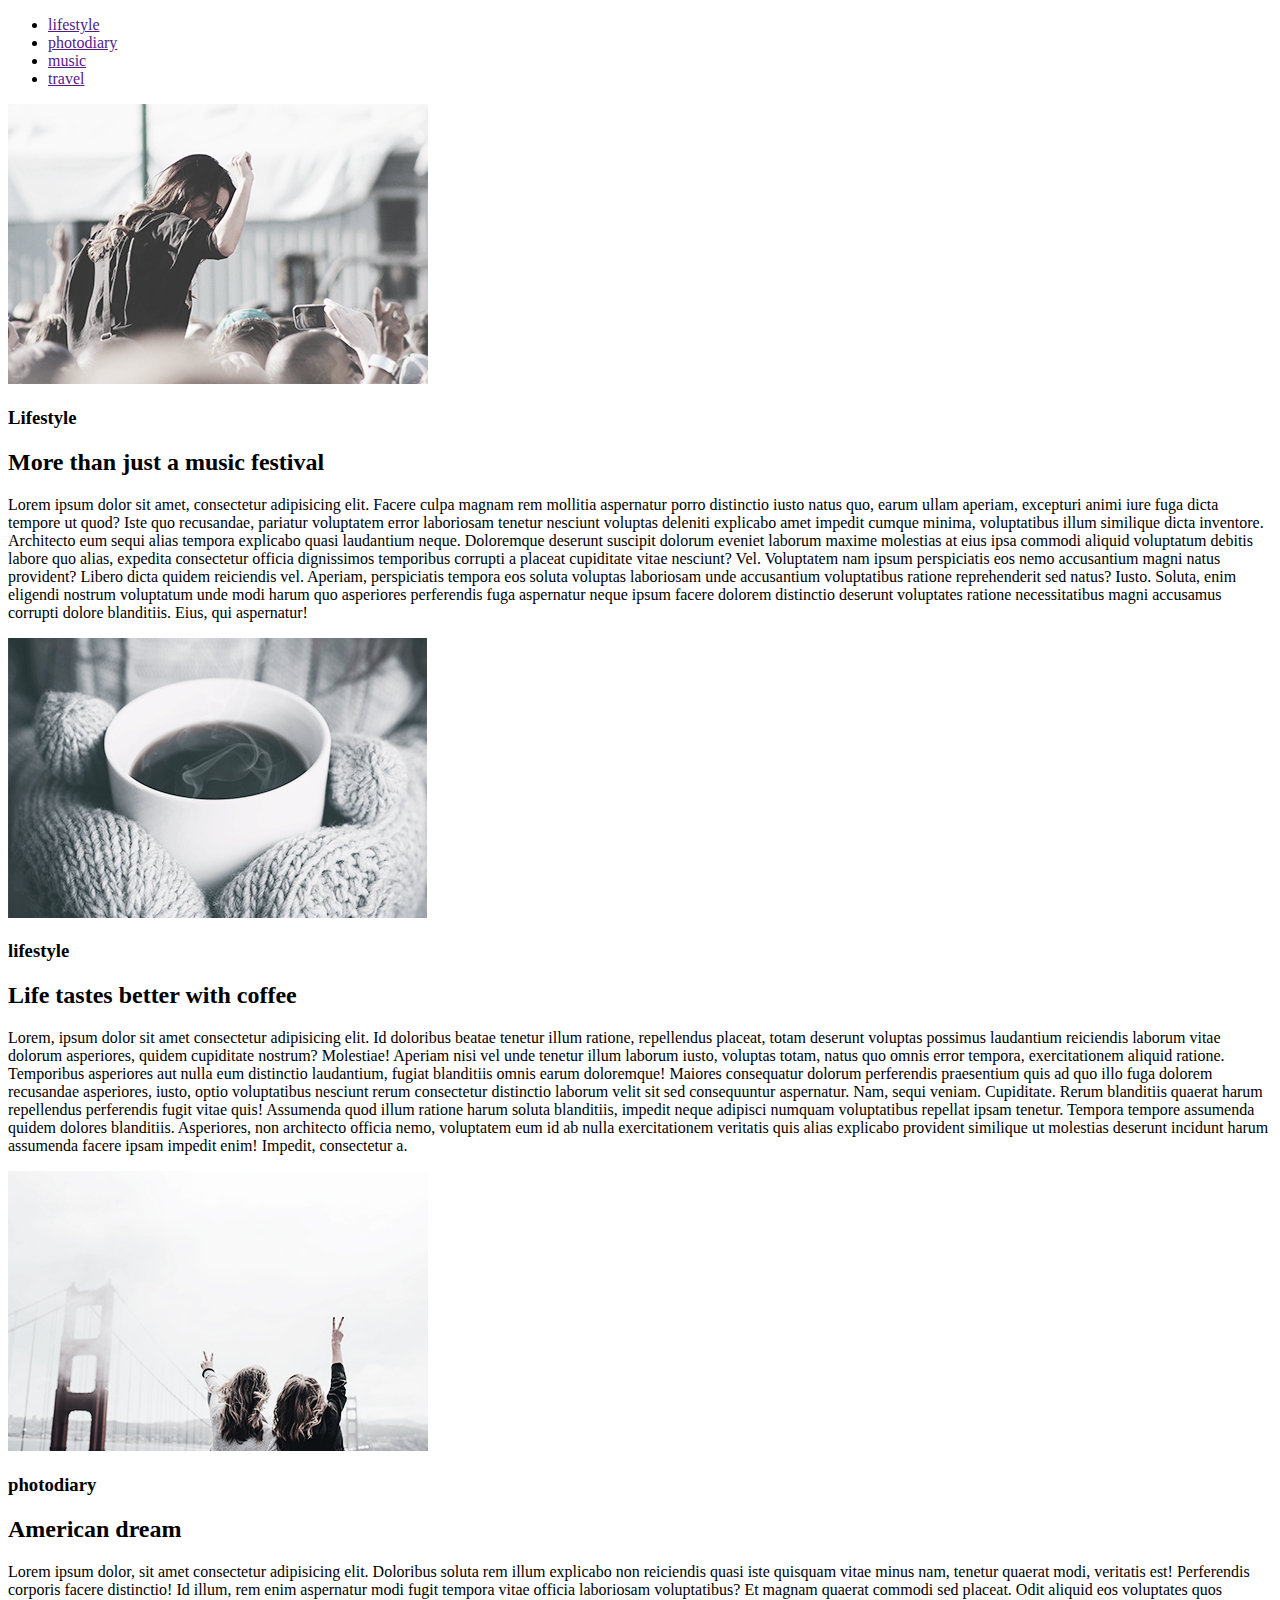
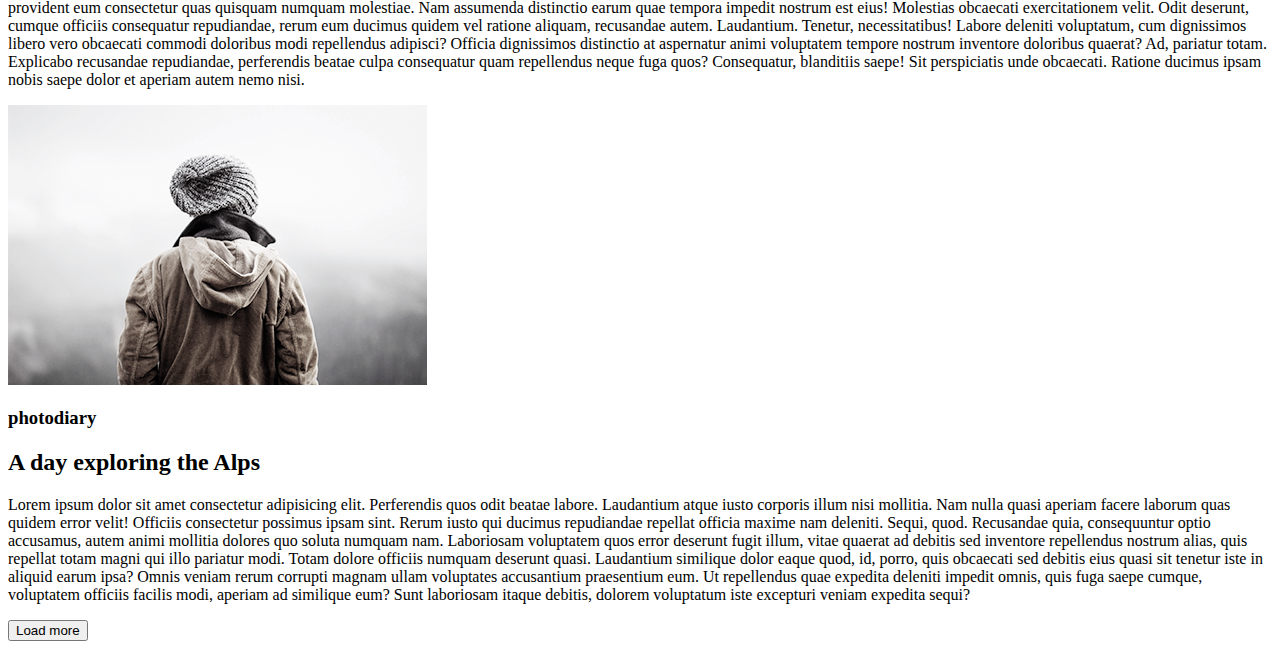
<file: module-01-02/index.html>
<!DOCTYPE html>
<html lang="en">
<head>
    <meta charset="UTF-8">
    <meta name="viewport" content="width=device-width, initial-scale=1.0">
    <meta http-equiv="X-UA-Compatible" content="ie=edge">
    <title>Document</title>
</head>
<body>
    <header>
        <nav>
            <ul>
                <li><a href="">lifestyle</a></li>
                <li><a href="">photodiary</a></li>
                <li><a href="">music</a></li>
                <li><a href="">travel</a></li>
            </ul>
        </nav>
    </header>
    <main>
        <section>
            <article>
                <img src="img/image-1.jpg" alt="Girl at the festival">
                <h3>Lifestyle</h3>
                <h2>More than just a music festival</h2>
                <p>Lorem ipsum dolor sit amet, consectetur adipisicing elit. Facere culpa magnam rem mollitia aspernatur porro distinctio iusto natus quo, earum ullam aperiam, excepturi animi iure fuga dicta tempore ut quod?
                Iste quo recusandae, pariatur voluptatem error laboriosam tenetur nesciunt voluptas deleniti explicabo amet impedit cumque minima, voluptatibus illum similique dicta inventore. Architecto eum sequi alias tempora explicabo quasi laudantium neque.
                Doloremque deserunt suscipit dolorum eveniet laborum maxime molestias at eius ipsa commodi aliquid voluptatum debitis labore quo alias, expedita consectetur officia dignissimos temporibus corrupti a placeat cupiditate vitae nesciunt? Vel.
                Voluptatem nam ipsum perspiciatis eos nemo accusantium magni natus provident? Libero dicta quidem reiciendis vel. Aperiam, perspiciatis tempora eos soluta voluptas laboriosam unde accusantium voluptatibus ratione reprehenderit sed natus? Iusto.
                Soluta, enim eligendi nostrum voluptatum unde modi harum quo asperiores perferendis fuga aspernatur neque ipsum facere dolorem distinctio deserunt voluptates ratione necessitatibus magni accusamus corrupti dolore blanditiis. Eius, qui aspernatur!</p>
            </article>
            <article>
                <img src="img/image-2.jpg" alt="a cup of coffee">
                <h3>lifestyle</h3>
                <h2>Life tastes better with coffee</h2>
                <p>Lorem, ipsum dolor sit amet consectetur adipisicing elit. Id doloribus beatae tenetur illum ratione, repellendus placeat, totam deserunt voluptas possimus laudantium reiciendis laborum vitae dolorum asperiores, quidem cupiditate nostrum? Molestiae!
                Aperiam nisi vel unde tenetur illum laborum iusto, voluptas totam, natus quo omnis error tempora, exercitationem aliquid ratione. Temporibus asperiores aut nulla eum distinctio laudantium, fugiat blanditiis omnis earum doloremque!
                Maiores consequatur dolorum perferendis praesentium quis ad quo illo fuga dolorem recusandae asperiores, iusto, optio voluptatibus nesciunt rerum consectetur distinctio laborum velit sit sed consequuntur aspernatur. Nam, sequi veniam. Cupiditate.
                Rerum blanditiis quaerat harum repellendus perferendis fugit vitae quis! Assumenda quod illum ratione harum soluta blanditiis, impedit neque adipisci numquam voluptatibus repellat ipsam tenetur. Tempora tempore assumenda quidem dolores blanditiis.
                Asperiores, non architecto officia nemo, voluptatem eum id ab nulla exercitationem veritatis quis alias explicabo provident similique ut molestias deserunt incidunt harum assumenda facere ipsam impedit enim! Impedit, consectetur a.</p>
            </article>
            <article>
                <img src="img/image-3.jpg" alt="Girls and bridge">
                <h3>photodiary</h3>
                <h2>American dream</h2>
                <p>Lorem ipsum dolor, sit amet consectetur adipisicing elit. Doloribus soluta rem illum explicabo non reiciendis quasi iste quisquam vitae minus nam, tenetur quaerat modi, veritatis est! Perferendis corporis facere distinctio!
                Id illum, rem enim aspernatur modi fugit tempora vitae officia laboriosam voluptatibus? Et magnam quaerat commodi sed placeat. Odit aliquid eos voluptates quos provident eum consectetur quas quisquam numquam molestiae.
                Nam assumenda distinctio earum quae tempora impedit nostrum est eius! Molestias obcaecati exercitationem velit. Odit deserunt, cumque officiis consequatur repudiandae, rerum eum ducimus quidem vel ratione aliquam, recusandae autem. Laudantium.
                Tenetur, necessitatibus! Labore deleniti voluptatum, cum dignissimos libero vero obcaecati commodi doloribus modi repellendus adipisci? Officia dignissimos distinctio at aspernatur animi voluptatem tempore nostrum inventore doloribus quaerat? Ad, pariatur totam.
                Explicabo recusandae repudiandae, perferendis beatae culpa consequatur quam repellendus neque fuga quos? Consequatur, blanditiis saepe! Sit perspiciatis unde obcaecati. Ratione ducimus ipsam nobis saepe dolor et aperiam autem nemo nisi.</p>
                </article>
            <article>
                <img src="img/image-4.jpg" alt="Nice hat">
                <h3>photodiary</h3>
                <h2>A day exploring the Alps</h2>
                <p>Lorem ipsum dolor sit amet consectetur adipisicing elit. Perferendis quos odit beatae labore. Laudantium atque iusto corporis illum nisi mollitia. Nam nulla quasi aperiam facere laborum quas quidem error velit!
                Officiis consectetur possimus ipsam sint. Rerum iusto qui ducimus repudiandae repellat officia maxime nam deleniti. Sequi, quod. Recusandae quia, consequuntur optio accusamus, autem animi mollitia dolores quo soluta numquam nam.
                Laboriosam voluptatem quos error deserunt fugit illum, vitae quaerat ad debitis sed inventore repellendus nostrum alias, quis repellat totam magni qui illo pariatur modi. Totam dolore officiis numquam deserunt quasi.
                Laudantium similique dolor eaque quod, id, porro, quis obcaecati sed debitis eius quasi sit tenetur iste in aliquid earum ipsa? Omnis veniam rerum corrupti magnam ullam voluptates accusantium praesentium eum.
                Ut repellendus quae expedita deleniti impedit omnis, quis fuga saepe cumque, voluptatem officiis facilis modi, aperiam ad similique eum? Sunt laboriosam itaque debitis, dolorem voluptatum iste excepturi veniam expedita sequi?</p>
            </article>
        </section>
        <input type="button" name="Load more" value="Load more"/>
    </main>
</body>
</html>
</file>
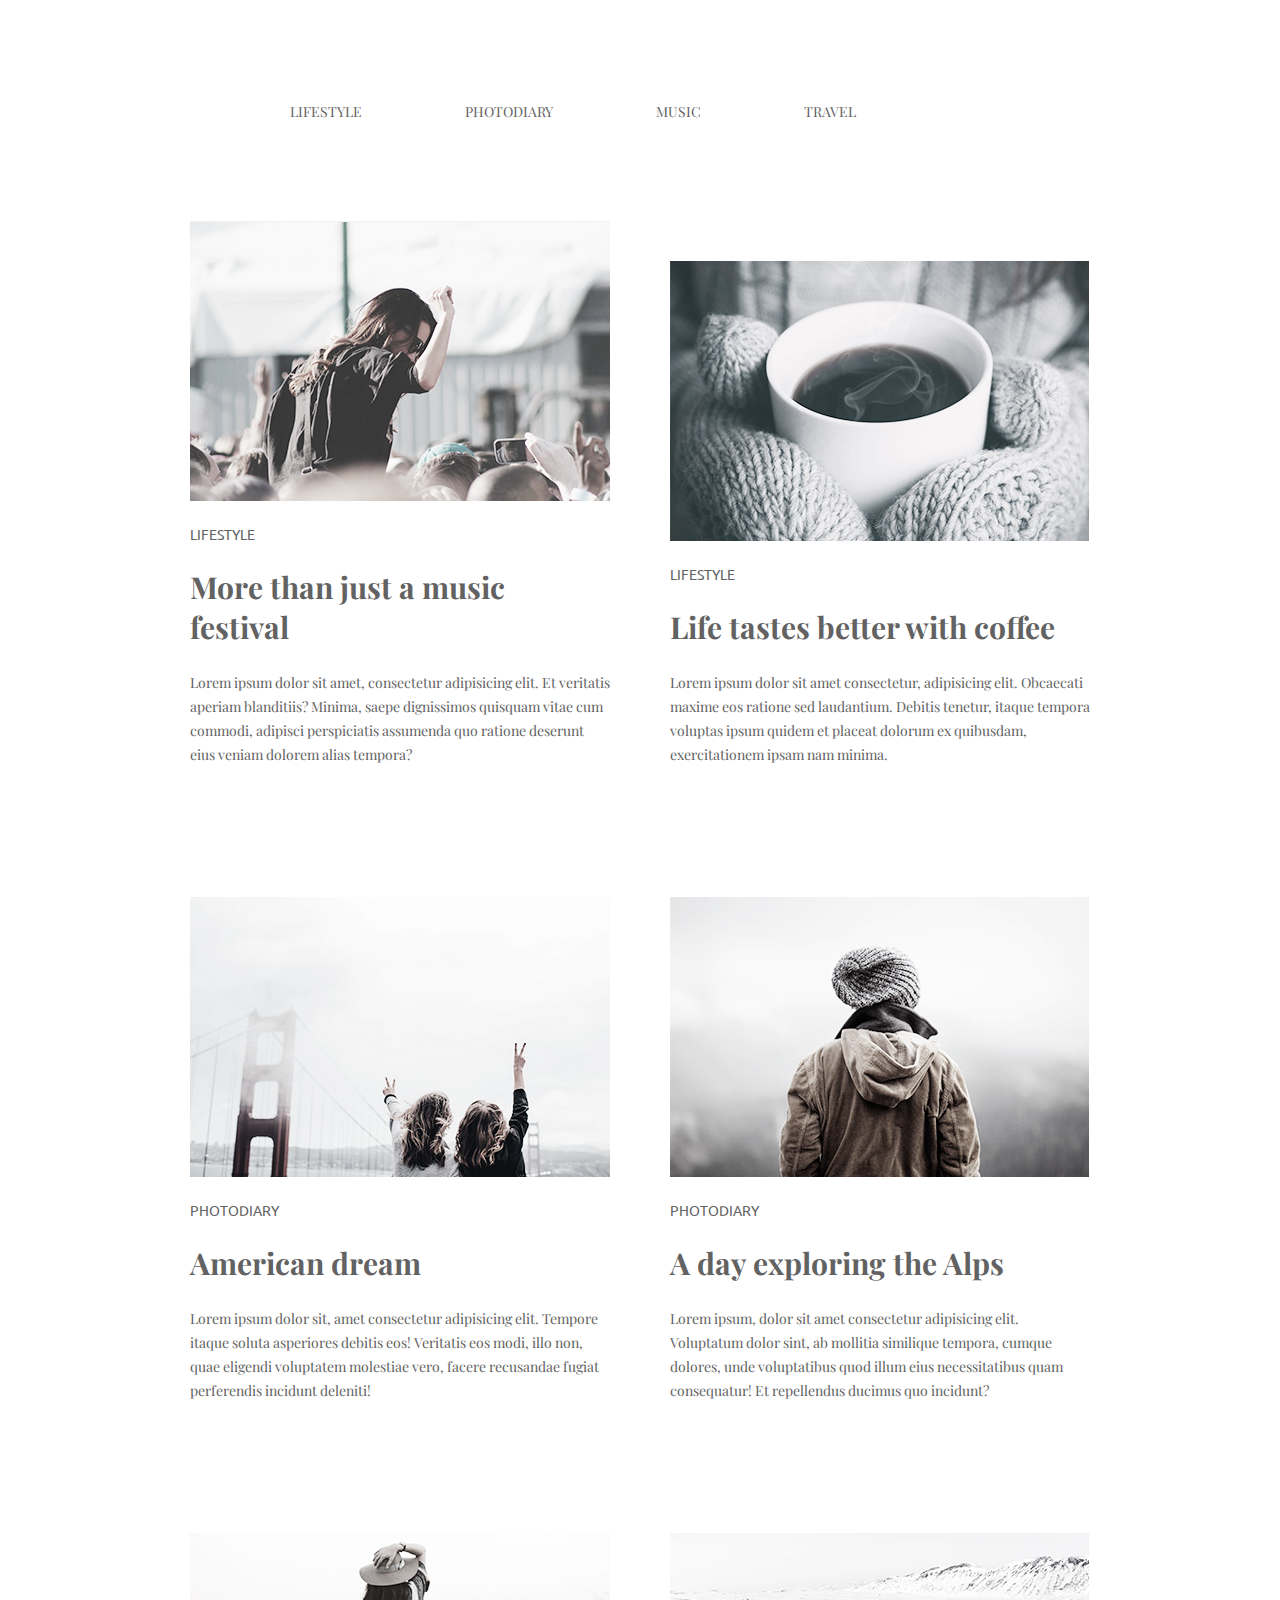
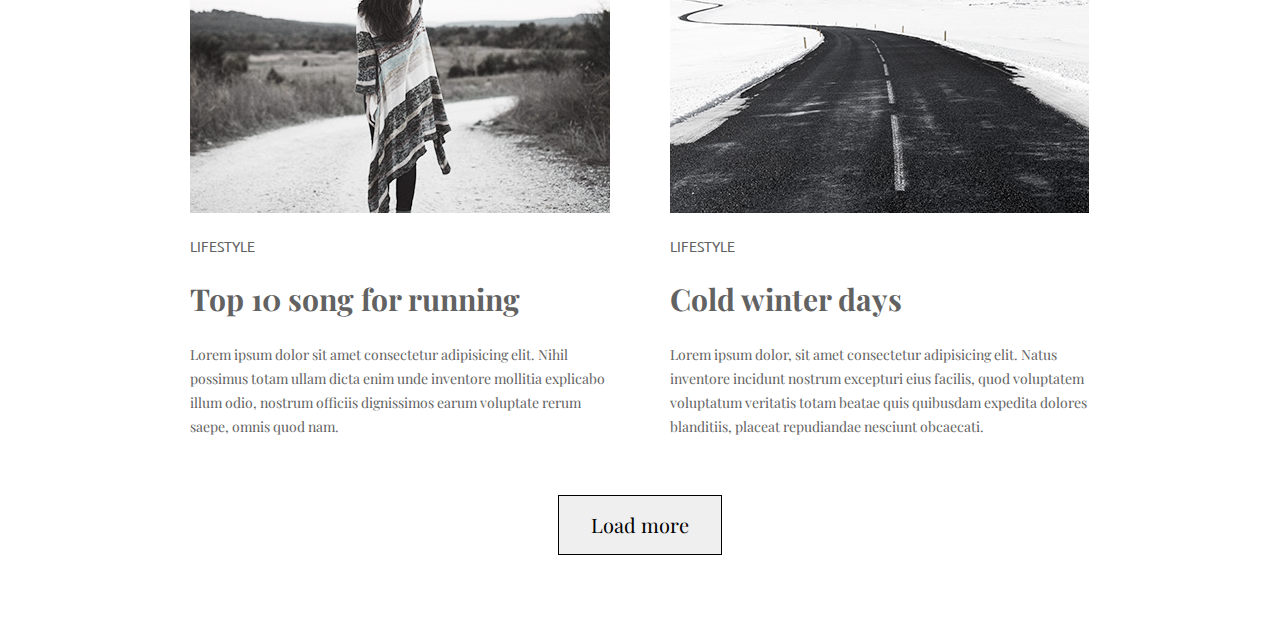
<file: module-03/index.html>
<!DOCTYPE html>
<html lang="en">
<head>
    <meta charset="UTF-8">
    <meta name="viewport" content="width=device-width, initial-scale=1.0">
    <meta http-equiv="X-UA-Compatible" content="ie=edge">
    <link href="https://fonts.googleapis.com/css?family=Playfair+Display" rel="stylesheet">
    <link href="https://fonts.googleapis.com/css?family=Playfair+Display|Ubuntu" rel="stylesheet">
    <link rel="stylesheet" href="css/styles.css">
    <title>Modul-3</title>
</head>
<body>
    <section class="wrapper">
        <header class="header">
            <nav class="nav">
            <ul>
                <li class="nav-list"><a href="#" class="nav-link">LIFESTYLE</a></li>
                <li class="nav-list"><a href="#" class="nav-link">PHOTODIARY</a></li>
                <li class="nav-list"><a href="#" class="nav-link">MUSIC</a></li>
                <li class="nav-list"><a href="#" class="nav-link">TRAVEL</a></li>
            </ul>
            </nav>
        </header>
    <main class="main">
        <section class="gallery">
           <article class="article">
               <img src="img/image-1.jpg" alt="girl at the festival" class="article-img">
               <p class="article-category">LIFESTYLE</p>
               <h2 class="article-headind">More than just a music festival</h2>
               <p class="article-desc">Lorem ipsum dolor sit amet, consectetur adipisicing elit. Et veritatis aperiam blanditiis? Minima, saepe dignissimos quisquam vitae cum commodi, adipisci perspiciatis assumenda quo ratione deserunt eius veniam dolorem alias tempora?</p>
           </article>
           <article class="article">
               <img src="img/image-2.jpg" alt="coffee" class="article-img">
               <p class="article-category">LIFESTYLE</p>
               <h2 class="article-headind">Life tastes better with coffee</h2>
               <p class="article-desc">Lorem ipsum dolor sit amet consectetur, adipisicing elit. Obcaecati maxime eos ratione sed laudantium. Debitis tenetur, itaque tempora voluptas ipsum quidem et placeat dolorum ex quibusdam, exercitationem ipsam nam minima.</p>
           </article>
           <article class="article">
               <img src="img/image-3.jpg" alt="girls and the bridge" class="article-img">
               <p class="article-category">PHOTODIARY</p>
               <h2 class="article-headind">American dream</h2>
               <p class="article-desc">Lorem ipsum dolor sit, amet consectetur adipisicing elit. Tempore itaque soluta asperiores debitis eos! Veritatis eos modi, illo non, quae eligendi voluptatem molestiae vero, facere recusandae fugiat perferendis incidunt deleniti!</p>
           </article>
           <article class="article">
               <img src="img/image-4.jpg" alt="good hat" class="article-img">
               <p class="article-category">PHOTODIARY</p>
               <h2 class="article-headind">A day exploring the Alps</h2>
               <p class="article-desc">Lorem ipsum, dolor sit amet consectetur adipisicing elit. Voluptatum dolor sint, ab mollitia similique tempora, cumque dolores, unde voluptatibus quod illum eius necessitatibus quam consequatur! Et repellendus ducimus quo incidunt?</p>
           </article>
           <article class="article">
               <img src="img/image-5.jpg" alt="girl on the road" class="article-img">
               <p class="article-category">LIFESTYLE</p>
               <h2 class="article-headind">Top 10 song for running</h2>
               <p class="article-desc">Lorem ipsum dolor sit amet consectetur adipisicing elit. Nihil possimus totam ullam dicta enim unde inventore mollitia explicabo illum odio, nostrum officiis dignissimos earum voluptate rerum saepe, omnis quod nam.</p>
           </article>
           <article class="article">
               <img src="img/image-6.jpg" alt="winter road" class="article-img">
               <p class="article-category">LIFESTYLE</p>
               <h2 class="article-headind">Cold winter days</h2>
               <p class="article-desc">Lorem ipsum dolor, sit amet consectetur adipisicing elit. Natus inventore incidunt nostrum excepturi eius facilis, quod voluptatem voluptatum veritatis totam beatae quis quibusdam expedita dolores blanditiis, placeat repudiandae nesciunt obcaecati.</p>
           </article> 
        </section>
    </main>
    <footer class="footer">
        <button class="button">Load more</button>
    </footer>
</section>   
</body>
</html>
</file>
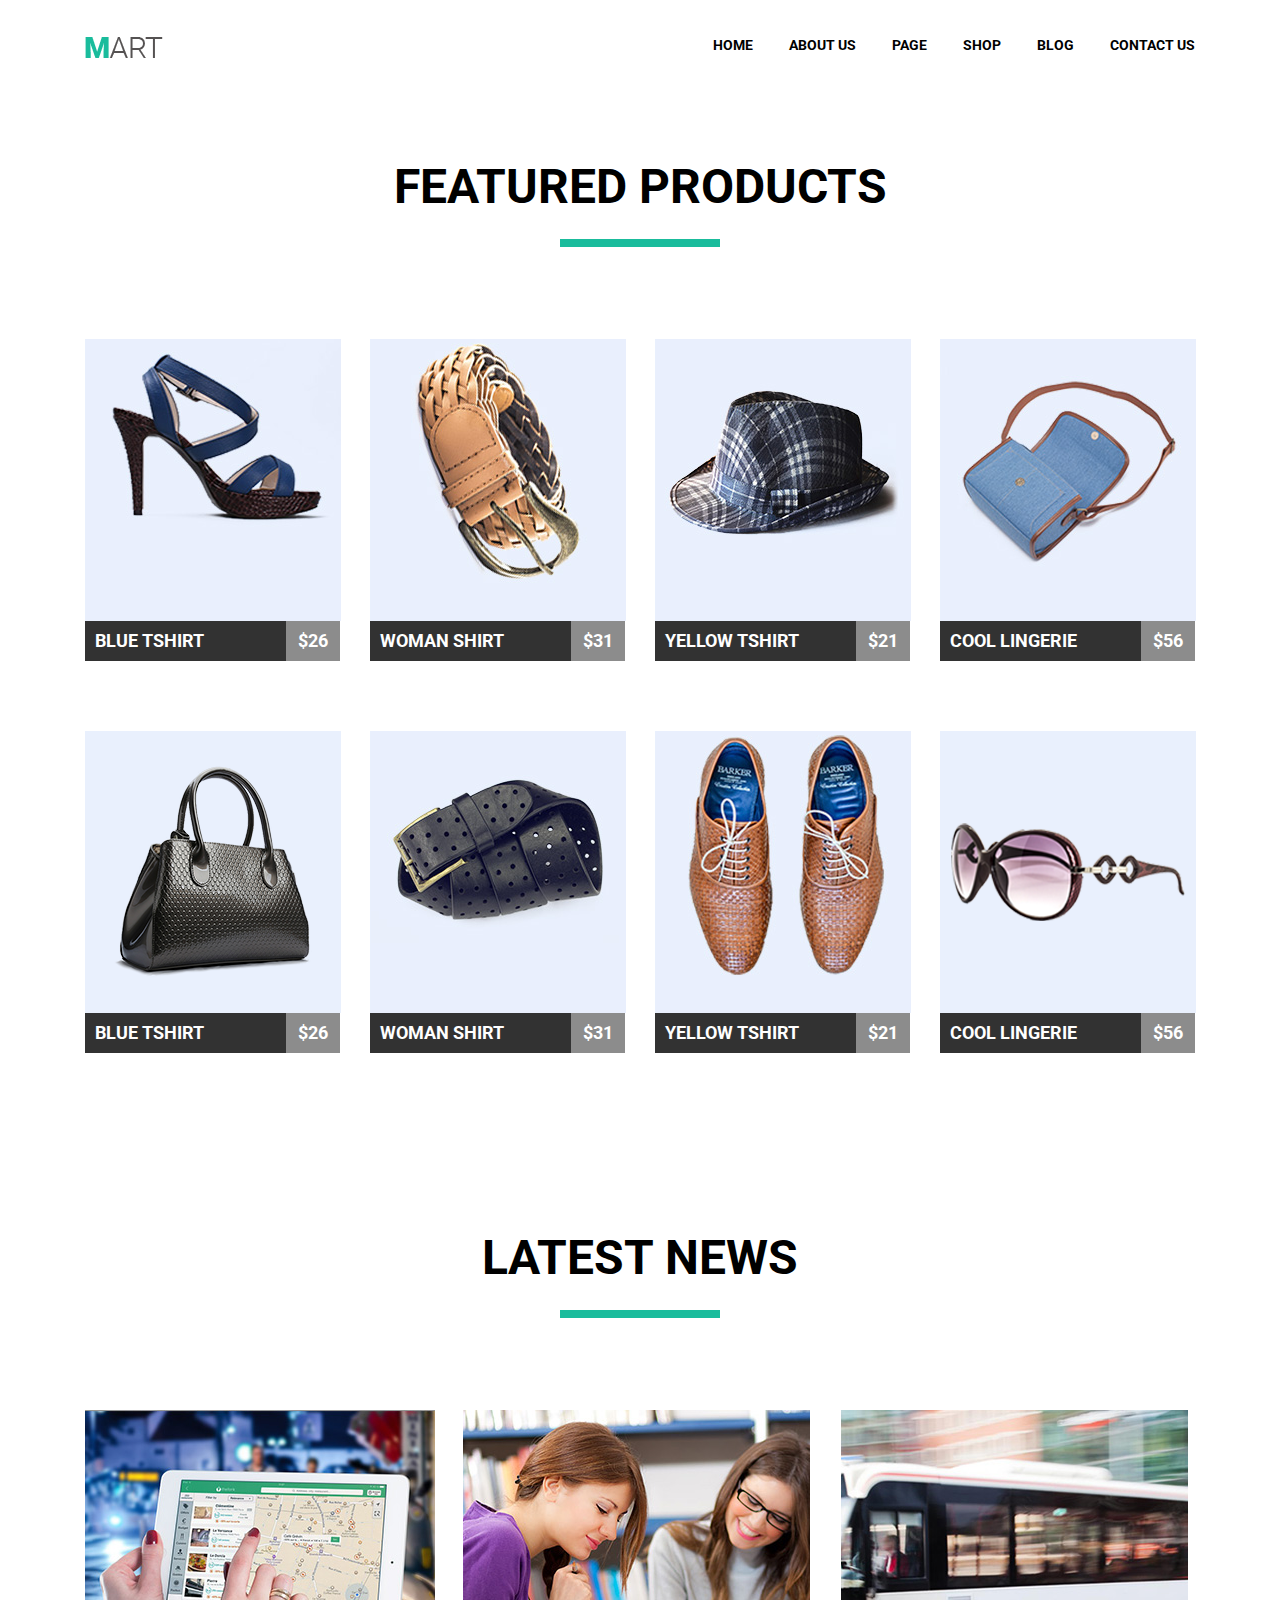
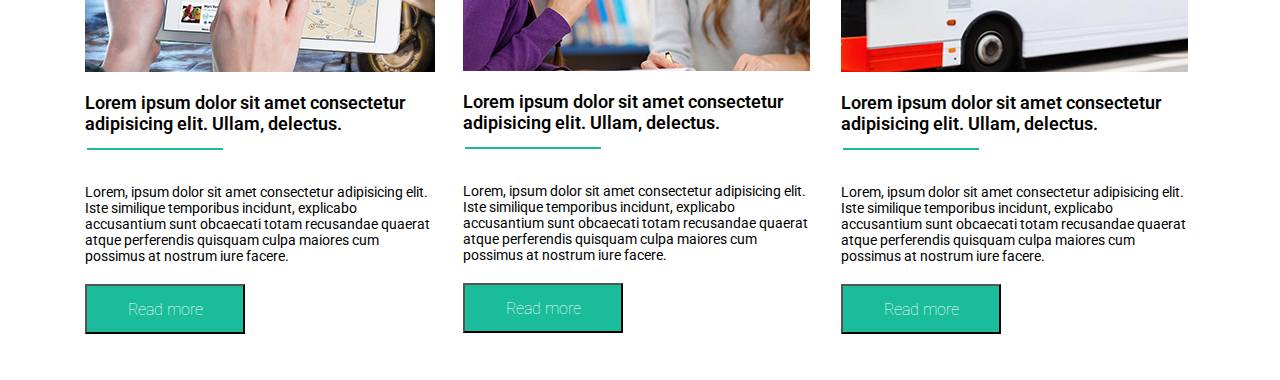
<file: module-04/index.html>
<!DOCTYPE html>
<html lang="en">
<head>
    <meta charset="UTF-8">
    <meta name="viewport" content="width=device-width, initial-scale=1.0">
    <meta http-equiv="X-UA-Compatible" content="ie=edge">
    <link rel="stylesheet" href="css/styles.css">
    <link href="https://fonts.googleapis.com/css?family=Open+Sans|Roboto:400,900" rel="stylesheet">
    <title>Modul-4</title>
</head>
<body class="products_news">
    <header class="header_conteiner">
        <nav class="nav_menu">
            <a href="#" class="site_logo">
                <img class="imglogo" src="img/site-logo.png" alt="Site Logo">
            </a>
        <ul class="site_navigation clearfix">
            <li><a href="#"></a>HOME</li>
            <li><a href="#"></a>ABOUT US</li>
            <li><a href="#"></a>PAGE</li>
            <li><a href="#"></a>SHOP</li>
            <li><a href="#"></a>BLOG</li>
            <li><a href="#"></a>CONTACT US</li>
        </ul>
        </nav>
    </header>
    <section class="section conteiner">
        <article class="article">
            <h2 class= "title">Featured products</h2>
            <ul class="list_item_clearfix">
                <li class="list_item_inner"><img class="imglist" src="img/product1.jpg" alt="Blue tshirt">
                    <div class="conteiner-list">
                        <p class="text_list">BLUE TSHIRT</p>
                        <p class="price">$26</p></div></li>
                <li class="list_item_inner"><img class="imglist" src="img/product2.jpg" alt="Woman shirt">
                    <div class="conteiner-list">
                        <p class="text_list">WOMAN SHIRT</p>
                        <p class="price">$31</p></div></li>
                <li class="list_item_inner"><img class="imglist" src="img/product3.jpg" alt="Yellow tshirt">
                    <div class="conteiner-list">
                        <p class="text_list">YELLOW TSHIRT</p>
                        <p class="price">$21</p></div></li>
                <li class="list_item_inner"><img class="imglist" src="img/product4.jpg" alt="Cool lingerie">
                    <div class="conteiner-list">
                        <p class="text_list">COOL LINGERIE</p>
                        <p class="price">$56</p></div></li>
                <li class="list_item_inner"><img class="imglist" src="img/product5.png" alt="Blue tshirt">
                    <div class="conteiner-list">
                        <p class="text_list">BLUE TSHIRT</p>
                        <p class="price">$26</p></div></li>
                <li class="list_item_inner"><img class="imglist" src="img/product6.jpg" alt="Woman shirt">
                    <div class="conteiner-list">
                        <p class="text_list">WOMAN SHIRT</p>
                        <p class="price">$31</p></div></li>
                <li class="list_item_inner"><img class="imglist" src="img/product7.jpg" alt="Yellow tshirt">
                    <div class="conteiner-list">
                        <p class="text_list">YELLOW TSHIRT</p>
                        <p class="price">$21</p></div></li>
                <li class="list_item_inner"><img class="imglist" src="img/product8.png" alt="Cool lingerie">
                    <div class="conteiner-list">
                        <p class="text_list">COOL LINGERIE</p>
                        <p class="price">$56</p></div></li>
            </ul>
        </article>
    </section>
    <section class="section_clearfix conteiner">
        <h2 class="title">LATEST NEWS</h2>
        <article class="news">
            <img src="img/news1.jpg" alt="">
            <h3 class="news_title">Lorem ipsum dolor sit amet consectetur adipisicing elit. Ullam, delectus.</h3>
            <p class="text_news">Lorem, ipsum dolor sit amet consectetur adipisicing elit. Iste similique temporibus incidunt, explicabo accusantium sunt obcaecati totam recusandae quaerat atque perferendis quisquam culpa maiores cum possimus at nostrum iure facere.</p>
            <button class="button">Read more</button>
        </article>
        <article class="news">
            <img src="img/new2.jpg" alt="">
            <h3 class="news_title">Lorem ipsum dolor sit amet consectetur adipisicing elit. Ullam, delectus.</h3>
            <p class="text_news">Lorem, ipsum dolor sit amet consectetur adipisicing elit. Iste similique temporibus incidunt, explicabo accusantium sunt obcaecati totam recusandae quaerat atque perferendis quisquam culpa maiores cum possimus at nostrum iure facere.</p>
            <button class="button">Read more</button>
        </article>
        <article class="news">
            <img src="img/news3.jpg" alt="">
            <h3 class="news_title">Lorem ipsum dolor sit amet consectetur adipisicing elit. Ullam, delectus.</h3>
            <p class="text_news">Lorem, ipsum dolor sit amet consectetur adipisicing elit. Iste similique temporibus incidunt, explicabo accusantium sunt obcaecati totam recusandae quaerat atque perferendis quisquam culpa maiores cum possimus at nostrum iure facere.</p>
            <button class="button">Read more</button>
        </article>
    </section>    
</body>
</html>
</file>
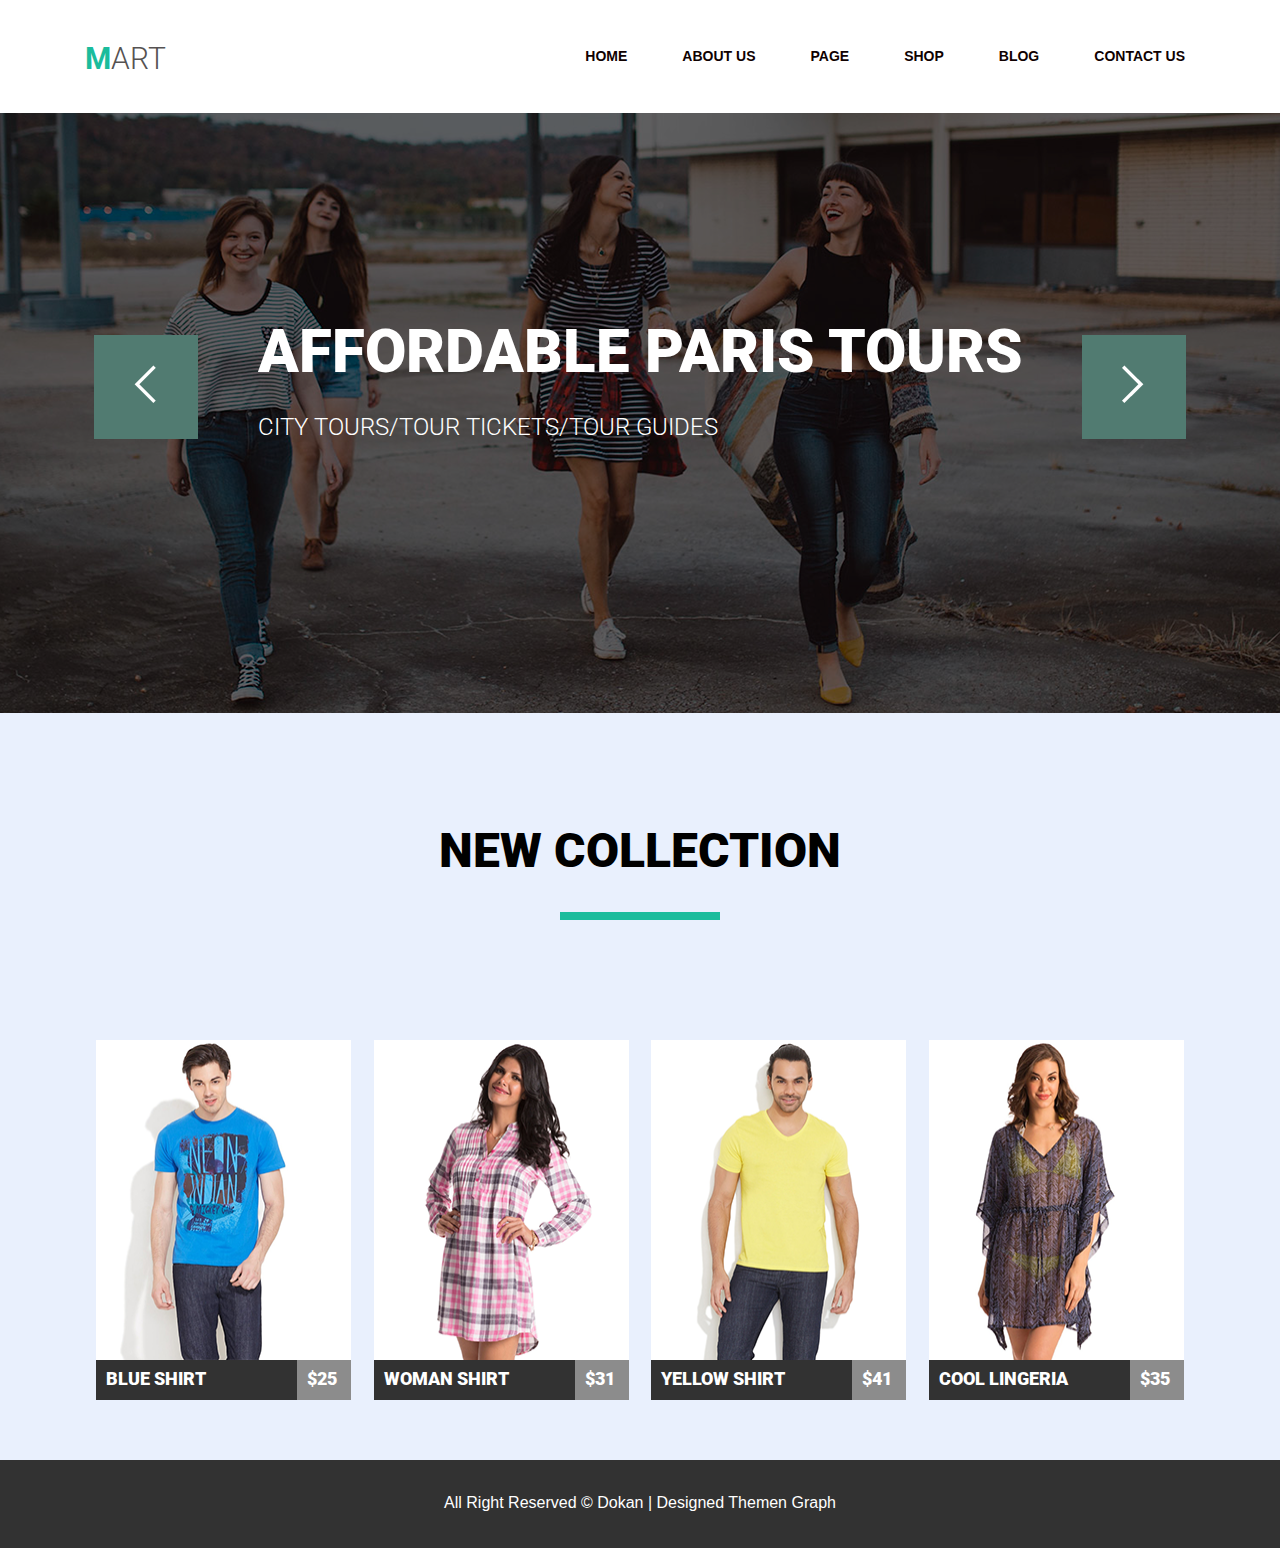
<file: module-05/index.html>
<!DOCTYPE html>
<html lang="en">
<head>
    <meta charset="UTF-8">
    <meta name="viewport" content="width=device-width, initial-scale=1.0">
    <meta http-equiv="X-UA-Compatible" content="ie=edge">
    <link rel="stylesheet" href="css/styles.css">
    <link href="https://fonts.googleapis.com/css?family=Roboto:300,400,700,900" rel="stylesheet">
    <title>Modul-5</title>
</head>
<body>
    <section>
        <div class="first-section">
            <header class="nav-conteiner">
                <div class="logo">
                    <p><a href="#"><span>M</span>art</a></p>
                </div>
                <nav class="navigation">
                    <ul class="menu">
                        <li><a href="#">HOME</a></li>
                        <li><a href="#">ABOUT US</a></li>
                        <li><a href="#">PAGE</a></li>
                        <li><a href="#">SHOP</a></li>
                        <li><a href="#">BLOG</a></li>
                        <li><a href="#">CONTACT US</a></li>
                    </ul>
                </nav>
            </header>
        </div>
    </section>
    <section>
        <div class="slider-section">
            <div class="shadow-lay">
                <article class="slider-content">
                <div class="title-wrapper">
                    <h2>AFFORDABLE PARIS TOURS</h2>
                    <p>CITY TOURS/TOUR TICKETS/TOUR GUIDES</p>
                </div>
                <div class="arrow-flexbox">
                    <div class="arrow-left arrow">
                        <div class="arrow-wrapper">
                            <img src="img/arrowleft.png" alt="arrow-left">
                        </div>
                    </div>
                </div>
                <div class="arrow-flexbox">
                    <div class="arrow-right arrow">
                        <div class="arrow-wrapper">
                            <img src="img/arrowright.png" alt="arrow-right">
                        </div>
                    </div>
                </div>
            </article>
            </div>
        </div>
    </section>
    <section>
        <div class="collection-info">
            <h2 class="title">NEW COLLECTION</h2>
            <div class="card-conteiner">
                <div class="cards">
                    <img src="img/pic1.png" alt="man in blue">
                    <div class="conteiner">
                        <p class="item">Blue shirt</p>
                        <p class="price">$25</p>
                    </div>
                    <div class="icons-conteiner">
                        <div class="icon-conteiner">
                            <div class="icon">
                                <img src="img/icon1.png" alt="icon1">
                            </div>
                        </div>
                        <div class="icon-conteiner">
                            <div class="icon">
                                <img src="img/icon2.png" alt="icon2">
                            </div>
                        </div>
                        <div class="icon-conteiner">
                            <div class="icon">
                                <img src="img/icon3.png" alt="icon3">
                            </div>
                         </div>
                         <div class="icon-conteiner conteiner-text">
                            <div class="icon">
                                <img src="img/icon4.png" alt="icon4">
                            </div>
                            <p class="text">ADD TO CARD</p>
                        </div>
                    </div>
                </div>
                <div class="cards">
                    <img src="img/pic2.png" alt="woman in shirt">
                    <div class="conteiner">
                        <p class="item">Woman shirt</p>
                        <p class="price">$31</p>
                    </div>
                    <div class="icons-conteiner">
                        <div class="icon-conteiner">
                            <div class="icon">
                                <img src="img/icon1.png" alt="icon1">
                            </div>
                        </div>
                        <div class="icon-conteiner">
                            <div class="icon">
                                <img src="img/icon2.png" alt="icon2">
                            </div>
                        </div>
                        <div class="icon-conteiner">
                            <div class="icon">
                                <img src="img/icon3.png" alt="icon3">
                            </div>
                        </div>
                        <div class="icon-conteiner conteiner-text">
                            <div class="icon">
                                <img src="img/icon4.png" alt="icon4">
                            </div>
                            <p class="text">ADD TO CARD</p>
                        </div>
                    </div>
                </div>
                <div class="cards">
                    <img src="img/pic3.png" alt="man in yellow">
                    <div class="conteiner">
                        <p class="item">Yellow shirt</p>
                        <p class="price">$41</p>
                    </div>
                    <div class="icons-conteiner">
                        <div class="icon-conteiner">
                            <div class="icon">
                                <img src="img/icon1.png" alt="icon1">
                            </div>
                        </div>
                        <div class="icon-conteiner">
                            <div class="icon">
                                <img src="img/icon2.png" alt="icon2">
                            </div>
                        </div>
                        <div class="icon-conteiner">
                            <div class="icon">
                                <img src="img/icon3.png" alt="icon3">
                            </div>
                        </div>
                        <div class="icon-conteiner conteiner-text">
                            <div class="icon">
                                <img src="img/icon4.png" alt="icon4">
                            </div>
                            <p class="text">ADD TO CARD</p>
                        </div>
                    </div>
                </div>
                <div class="cards">
                    <img src="img/pic4.png" alt="womsn in lingeria">
                    <div class="conteiner">
                        <p class="item">Cool Lingeria</p>
                        <p class="price">$35</p>
                    </div>
                    <div class="icons-conteiner">
                        <div class="icon-conteiner">
                            <div class="icon">
                                <img src="img/icon1.png" alt="icon1">
                            </div>
                        </div>
                        <div class="icon-conteiner">
                            <div class="icon">
                                <img src="img/icon2.png" alt="icon2">
                            </div>
                        </div>
                        <div class="icon-conteiner">
                            <div class="icon">
                                <img src="img/icon3.png" alt="icon3">
                            </div>
                        </div>
                        <div class="icon-conteiner conteiner-text">
                            <div class="icon">
                                <img src="img/icon4.png" alt="icon4">
                            </div>
                            <p class="text">ADD TO CARD</p>
                        </div>
                    </div>
                </div>                   
            </div>
        </div>
    </section>
    <section>
        <footer class="footer-section">
            <p class="info">All Right Reserved &copy; Dokan | Designed <a href="#" class="link">Themen Graph</a> </p>
        </footer>
    </section>   
</body>
</html>
</file>
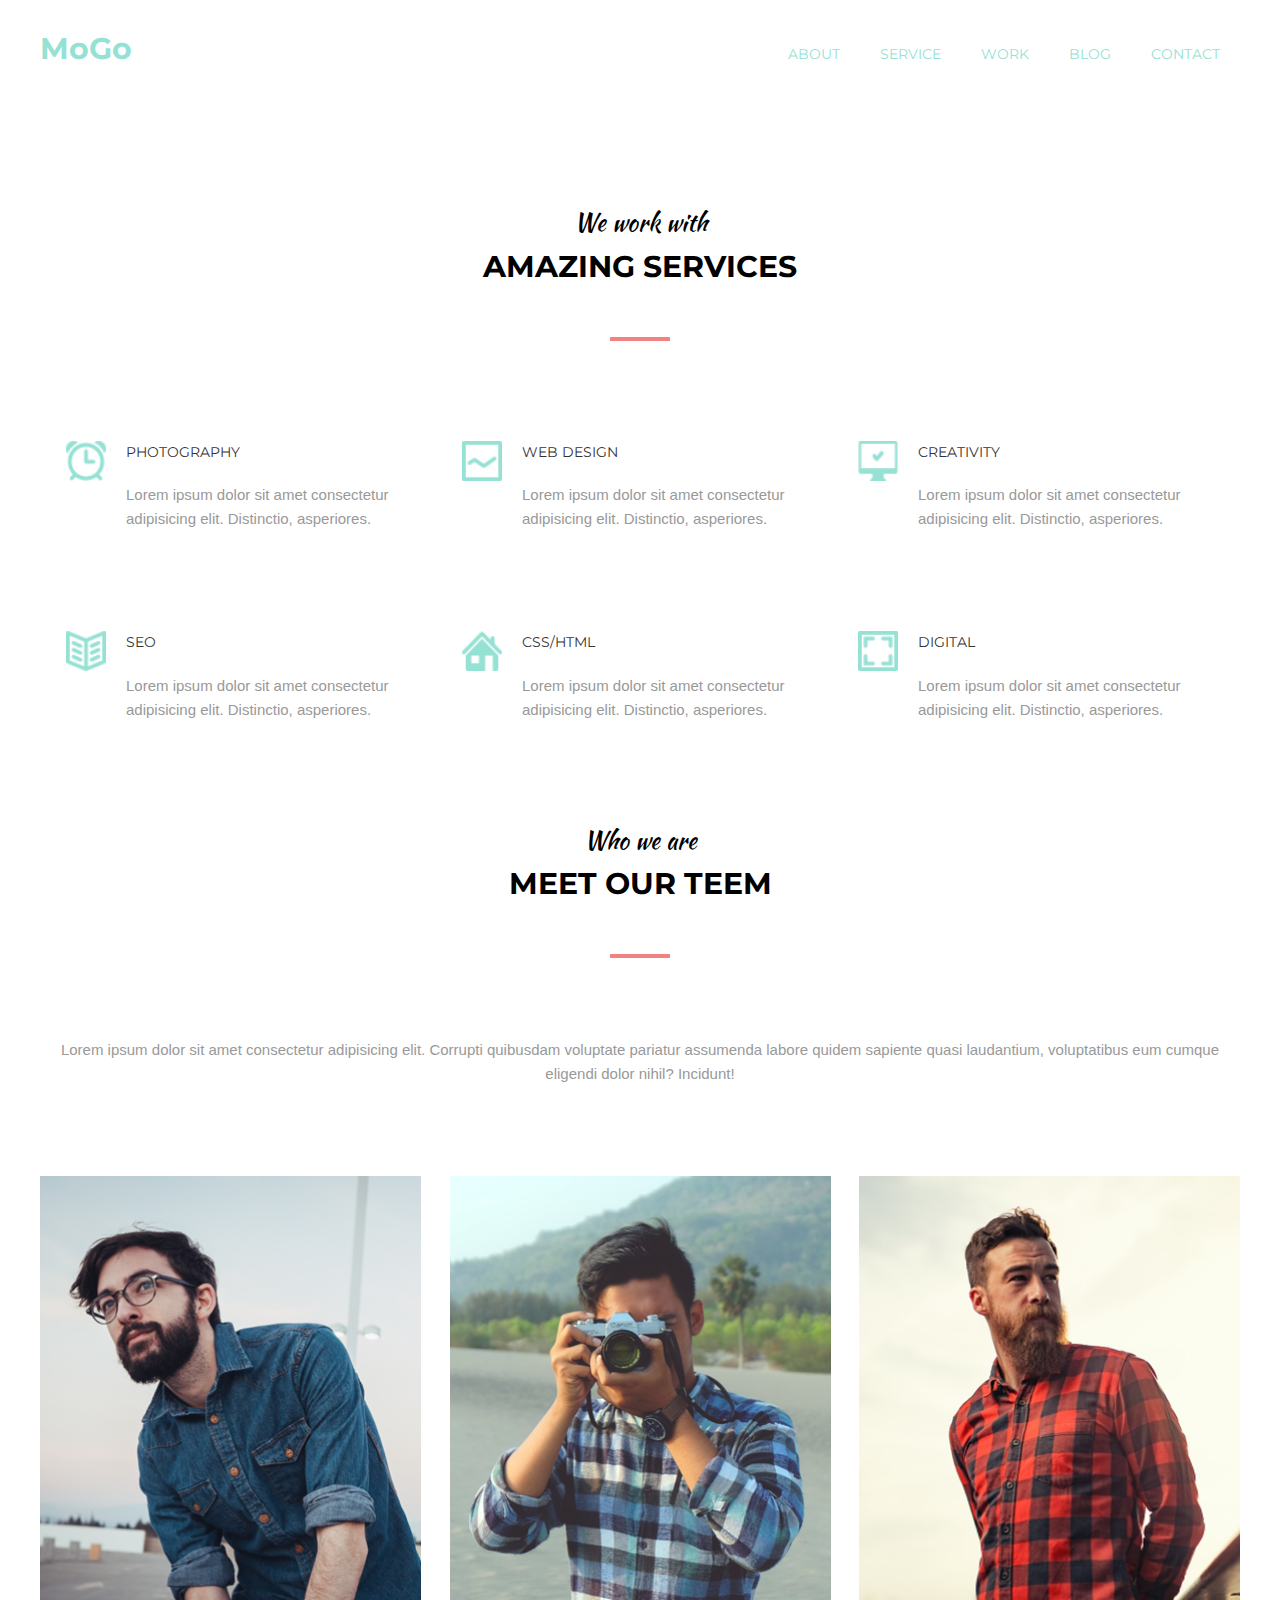
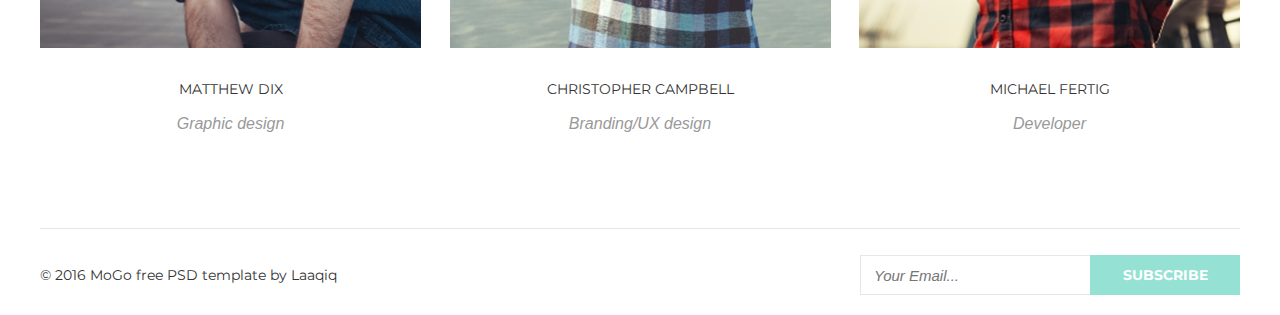
<file: module-06/index.html>
<!DOCTYPE html>
<html lang="en">
<head>
    <meta charset="UTF-8">
    <meta name="viewport" content="width=device-width, initial-scale=1.0">
    <meta http-equiv="X-UA-Compatible" content="ie=edge">
    <link rel="stylesheet" href="css/styles.css">
    <link href="https://fonts.googleapis.com/css?family=Montserrat:400,500,600,700,900" rel="stylesheet">
    <link href="https://fonts.googleapis.com/css?family=Kaushan+Script|Montserrat:400,500,600,700,900" rel="stylesheet">
    <title>Modul-6</title>
</head>
<body>
    <header class="page-header">
        <nav class="nav-conteiner">
            <div class="logo">
                <p><a href="#">MoGo</a></p>
            </div>
            <ul class="site-navigation">
                <li><a href="#">ABOUT</a></li>
                <li><a href="#">SERVICE</a></li>
                <li><a href="#">WORK</a></li>
                <li><a href="#">BLOG</a></li>
                <li><a href="#">CONTACT</a></li>
            </ul>
        </nav>
    </header>
    <main>
        <section class="service_cards">
            <article class="service_title">
                <h3>We work with</h3>
                <h2 class="section_title">Amazing Services</h2>
            </article>
            <div class="service_cards_wrapper">
                <article class="service_info">
                    <div class="service_icon">
                        <img src="img/1-alarm-icon.png" alt="Alarm">
                    </div>
                    <div class="service_sub">
                        <p class="icon_title">PHOTOGRAPHY</p>
                        <p class="icon_text">Lorem ipsum dolor sit amet consectetur adipisicing elit. Distinctio, asperiores.</p>
                    </div>
                </article>
                <article class="service_info">
                    <div class="service_icon">
                        <img src="img/2-linegraph-icon.png" alt="Web">
                    </div>
                    <div class="service_sub">
                        <p class="icon_title">WEB DESIGN</p>
                        <p class="icon_text">Lorem ipsum dolor sit amet consectetur adipisicing elit. Distinctio, asperiores.</p>
                    </div>
                </article>
                <article class="service_info">
                    <div class="service_icon">
                        <img src="img/3-comp-icon.png" alt="Comp">
                    </div>
                    <div class="service_sub">
                        <p class="icon_title">CREATIVITY</p>
                        <p class="icon_text">Lorem ipsum dolor sit amet consectetur adipisicing elit. Distinctio, asperiores.</p>
                    </div>
                </article>
                <article class="service_info">
                    <div class="service_icon">
                        <img src="img/4-book-icon.png" alt="Book">
                    </div>
                    <div class="service_sub">
                        <p class="icon_title">SEO</p>
                        <p class="icon_text">Lorem ipsum dolor sit amet consectetur adipisicing elit. Distinctio, asperiores.</p>
                    </div>
                </article>
                <article class="service_info">
                    <div class="service_icon">
                        <img src="img/5-house-icon.png" alt="Home">
                    </div>
                    <div class="service_sub">
                        <p class="icon_title">CSS/HTML</p>
                        <p class="icon_text">Lorem ipsum dolor sit amet consectetur adipisicing elit. Distinctio, asperiores.</p>
                    </div>
                </article>
                <article class="service_info">
                    <div class="service_icon">
                        <img src="img/6-digital-icon.png" alt="Digital">
                    </div>
                    <div class="service_sub">
                        <p class="icon_title">DIGITAL</p>
                        <p class="icon_text">Lorem ipsum dolor sit amet consectetur adipisicing elit. Distinctio, asperiores.</p>
                    </div>
                </article>            
            </div>
        </section>
        <section class="team_cards">
            <article class="team_title">
                <h3>Who we are</h3>
                <h2 class="section_title">Meet our teem</h2>
            </article>
            <p class="team_sub_text">Lorem ipsum dolor sit amet consectetur adipisicing elit. Corrupti quibusdam voluptate pariatur assumenda labore quidem sapiente quasi laudantium, voluptatibus eum cumque eligendi dolor nihil? Incidunt!</p>
            <div class="cards_wrapper">
                <article class="conteiner_wrapper_cards">
                    <div class="card_conteiner">
                        <img src="img/foto-1.png" alt="Matthew Dix">
                        <div class="social_icons_wrapper">
                            <div class="social_icon">
                                <div class="icon_fb">
                                    <img src="img/facebook-icon.png" alt="facebook">
                                </div>
                            </div>
                            <div class="social_icon">
                                <div class="icon_tw">
                                    <img src="img/twitter-icon.png" alt="twitter">
                                </div>
                            </div>
                            <div class="social_icon">
                                <div class="icon_pint">
                                    <img src="img/pinterest-icon.png" alt="pinterest">
                                </div>
                            </div>
                            <div class="social_icon">
                                <div class="icon_insta">
                                    <img src="img/instagram-icon.png" alt="instagram">
                                </div>
                            </div>
                        </div>
                    </div>
                    <div class="info_card">
                        <p class="text_name">Matthew Dix</p>
                        <p class="text_prof">Graphic design</p>
                    </div>
                </article>
                <article class="conteiner_wrapper_cards">
                    <div class="card_conteiner">
                        <img src="img/foto-2.png" alt="Christopher Campbell">
                        <div class="social_icons_wrapper">
                            <div class="social_icon">
                                <div class="icon_fb">
                                    <img src="img/facebook-icon.png" alt="facebook">
                                </div>
                            </div>
                            <div class="social_icon">
                                <div class="icon_tw">
                                    <img src="img/twitter-icon.png" alt="twitter">
                                </div>
                            </div>
                            <div class="social_icon">
                                <div class="icon_pint">
                                    <img src="img/pinterest-icon.png" alt="pinterest">
                                </div>
                            </div>
                            <div class="social_icon">
                                <div class="icon_insta">
                                    <img src="img/instagram-icon.png" alt="instagram">
                                </div>
                            </div>
                        </div>
                    </div>
                    <div class="info_card">
                        <p class="text_name">Christopher Campbell</p>
                        <p class="text_prof">Branding/UX design</p>
                    </div>
                </article>
                <article class="conteiner_wrapper_cards">
                    <div class="card_conteiner">
                        <img src="img/foto-3.png" alt="Michael Fertig">
                        <div class="social_icons_wrapper">
                            <div class="social_icon">
                                <div class="icon_fb">
                                    <img src="img/facebook-icon.png" alt="facebook">
                                </div>
                            </div>
                            <div class="social_icon">
                                <div class="icon_tw">
                                    <img src="img/twitter-icon.png" alt="twitter">
                                </div>
                            </div>
                            <div class="social_icon">
                                <div class="icon_pint">
                                    <img src="img/pinterest-icon.png" alt="pinterest">
                                </div>
                            </div>
                            <div class="social_icon">
                                <div class="icon_insta">
                                    <img src="img/instagram-icon.png" alt="instagram">
                                </div>
                            </div>
                        </div>
                    </div>
                    <div class="info_card">
                        <p class="text_name">Michael Fertig</p>
                        <p class="text_prof">Developer</p>
                    </div>
                </article>
            </div>
        </section>
        <footer class="footer">
            <div class="footer_info">
                <p>&#169 2016 MoGo free PSD template by <a href="#" class="link">Laaqiq</a></p>
            </div>
            <form class="form" action="#" method="GET">
                <input type="email" placeholder="Your Email...">
                <input type="submit" value="SUBSCRIBE">
            </form>
        </footer>
    </main>   
</body>
</html>
</file>
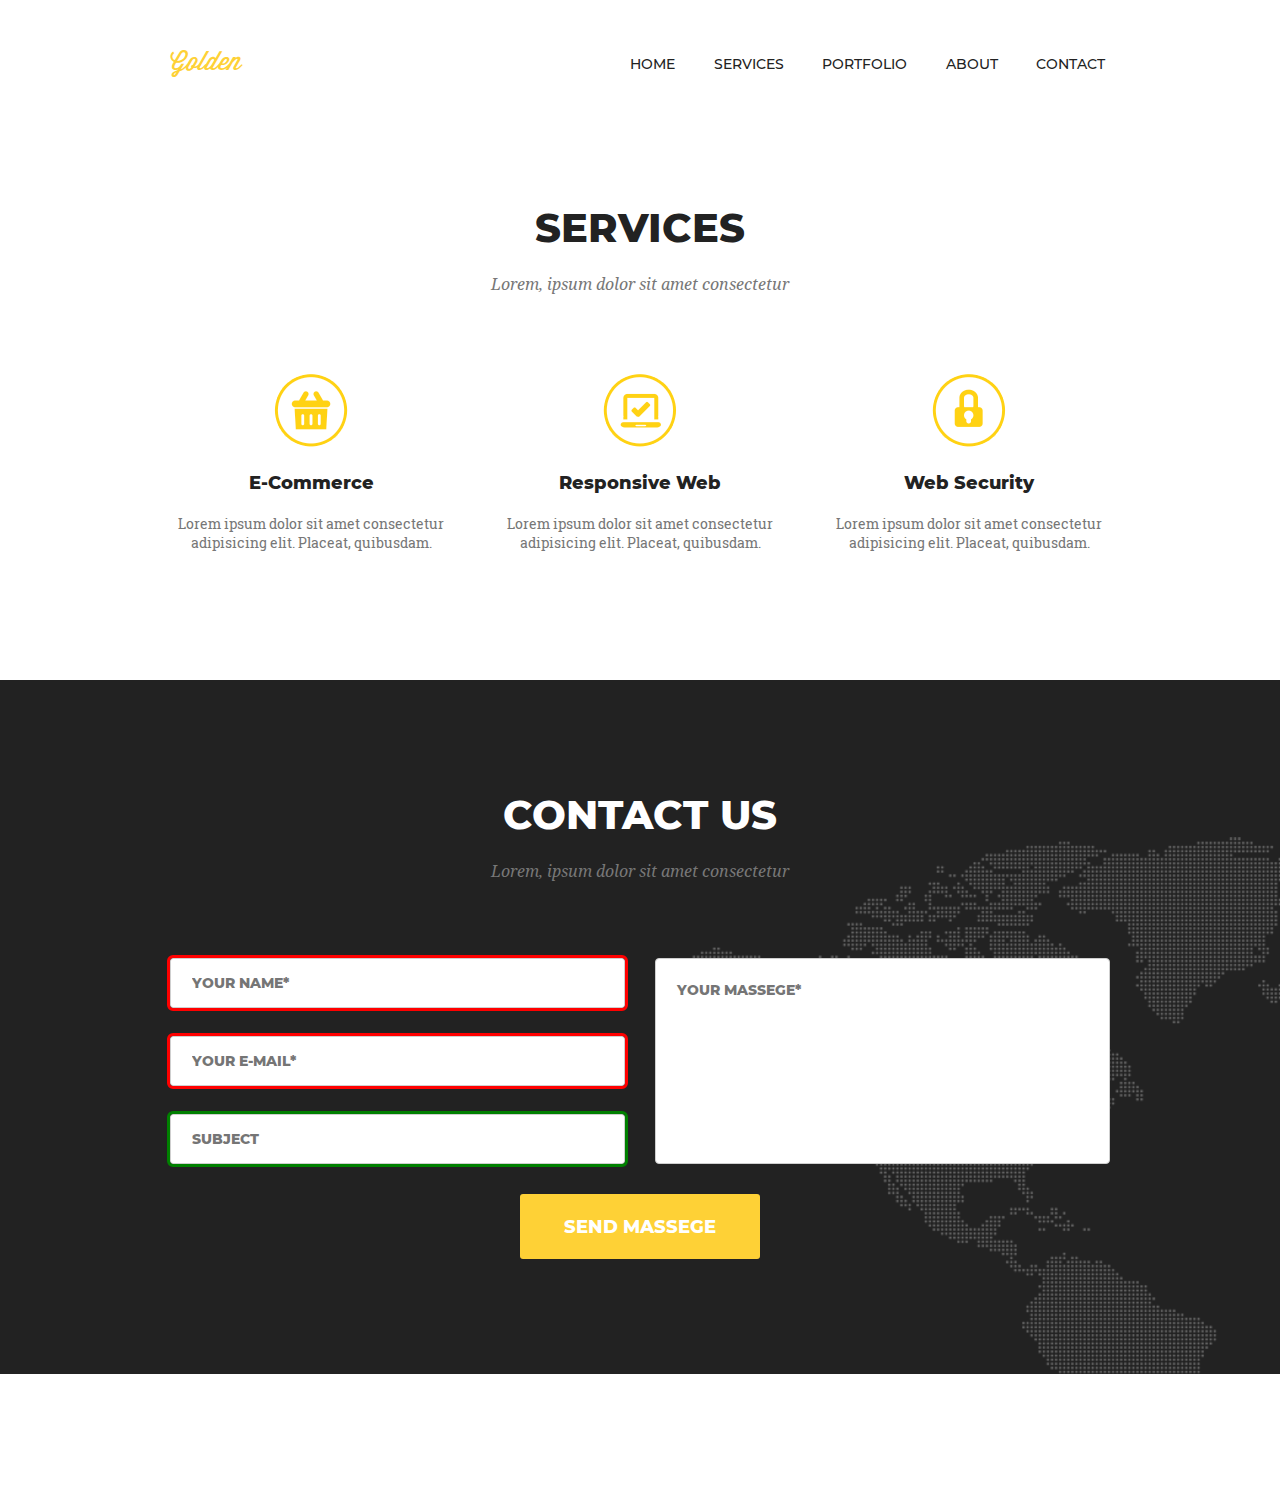
<file: module-07/index.html>
<!DOCTYPE html>
<html lang="en">
<head>
    <meta charset="UTF-8">
    <meta name="viewport" content="width=device-width, initial-scale=1.0">
    <meta http-equiv="X-UA-Compatible" content="ie=edge">
    <link rel="stylesheet" href="css/fonts.css">
    <link rel="stylesheet" href="css/styles.css">
    <title>Modul-7</title>
</head>
<body>
    <section class="first_section">
        <header class="nav_conteiner">
            <nav class="navigation">
                <div class="logo">
                    <p><a href="#">Golden</a></p>
                </div>
                <ul class="menu">
                    <li><a class="nav_link" href="#">Home</a></li>
                    <li><a class="nav_link" href="#">Services</a></li>
                    <li><a class="nav_link" href="#">Portfolio</a></li>
                    <li><a class="nav_link" href="#">About</a></li>
                    <li><a class="nav_link" href="#">Contact</a></li>
                </ul>
            </nav>
        </header>
    </section>
    <main>
        <section class="second_section">
          <div class="services_conteiner">
              <article class="services_title">
                  <h2 class="title">Services</h2>
                  <p class="text">Lorem, ipsum dolor sit amet consectetur</p>
                </article>
                <!-- <article class="services_wrapper"> -->
                    <ul class="services_inner">
                        <li class="services_inner_card">
                            <img src="img/icon_1.png" alt="bascket">
                            <h3 class="card_title">E-Commerce</h3>
                            <p class="card_text">Lorem ipsum dolor sit amet consectetur adipisicing elit. Placeat, quibusdam.</p>
                        </li>
                        <li class="services_inner_card">
                            <img src="img/icon_2.png" alt="computer">
                            <h3 class="card_title">Responsive Web</h3>
                            <p class="card_text">Lorem ipsum dolor sit amet consectetur adipisicing elit. Placeat, quibusdam.</p>
                        </li>
                        <li class="services_inner_card">
                            <img src="img/icon_3.png" alt="locked">
                            <h3 class="card_title">Web Security</h3>
                            <p class="card_text">Lorem ipsum dolor sit amet consectetur adipisicing elit. Placeat, quibusdam.</p>
                        </li>
                    </ul>
                </article>
          </div>  
        </section>
        <section class="third_section">
            <div class="form_conteiner">
                <article class="form_title">
                    <h2 class="form_title_white">Contact Us</h2>
                    <p class="text">Lorem, ipsum dolor sit amet consectetur</p>
                </article>
                <form class="form" action="#" method="GET">
                    <div class="form__part">
                        <input type="text" class="form__input" placeholder="Your name*" required>
                        <input type="email" class="form__input" placeholder="Your e-mail*" required>
                        <input type="text" class="form__input" placeholder="Subject">
                    </div>
                    <div class="form__part">
                        <textarea class="form__textarea" placeholder="Your Massege*" required></textarea>
                    </div>
                    <button class="form__button" type="submit">Send Massege</button>
                </form>
            </div>
        </section>
    </main>
</body>
</html>
</file>
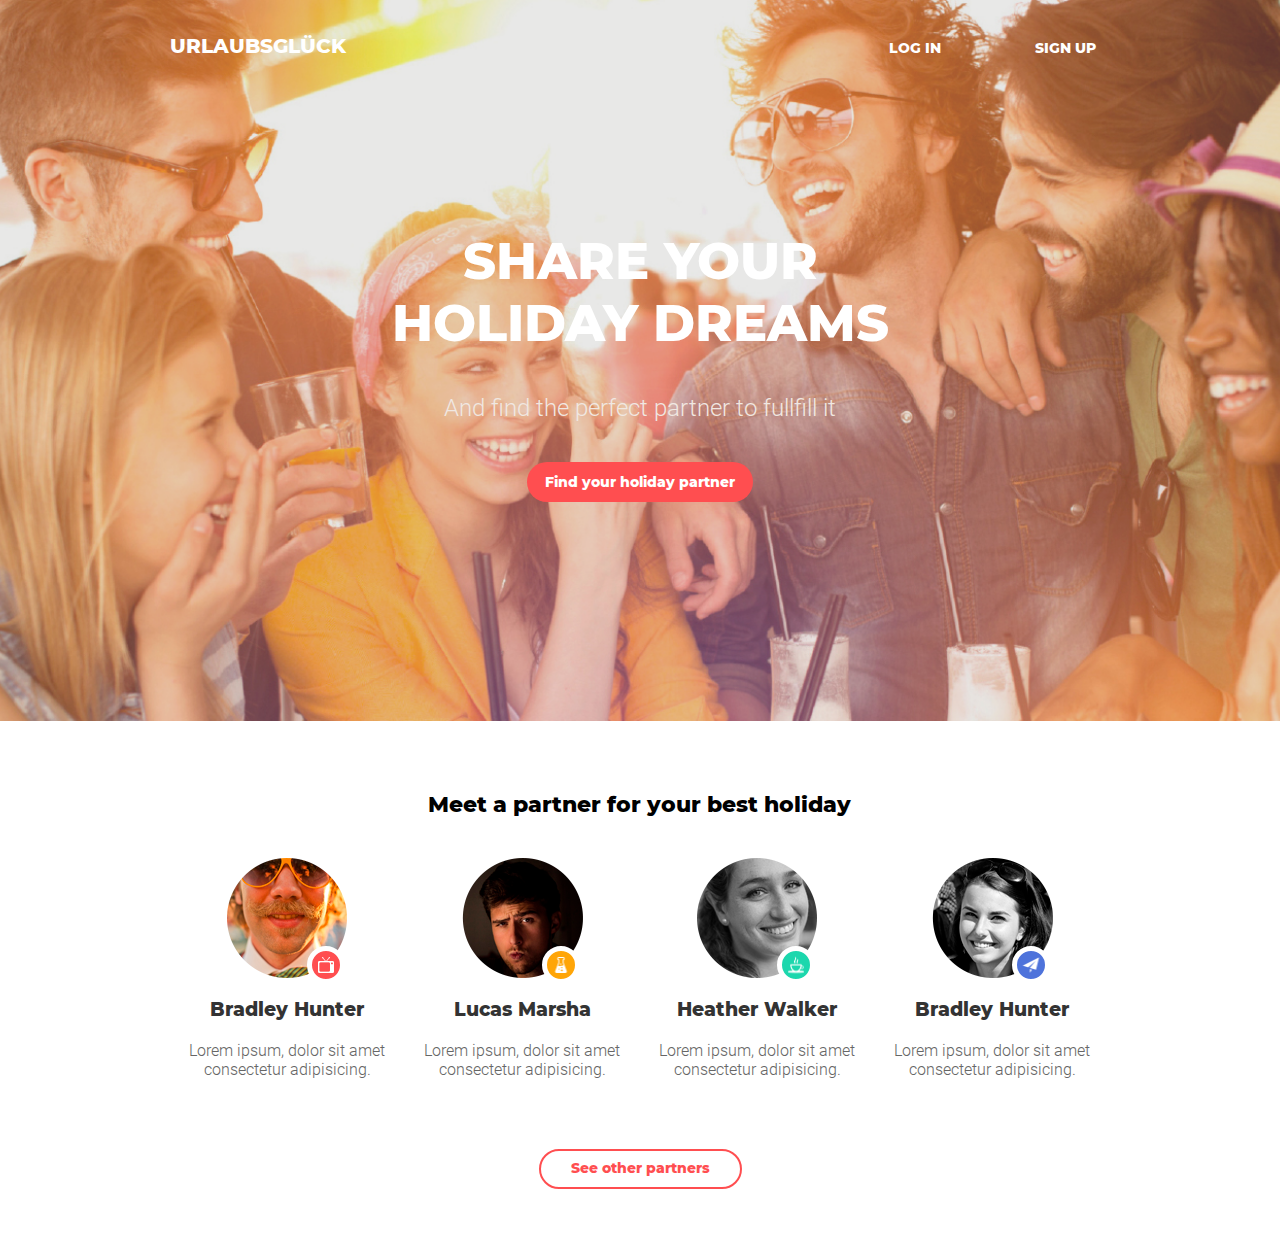
<file: module-08/index.html>
<!DOCTYPE html>
<html lang="en">
<head>
    <meta charset="UTF-8">
    <meta name="viewport" content="width=device-width, initial-scale=1.0">
    <meta http-equiv="X-UA-Compatible" content="ie=edge">
    <link rel="stylesheet" href="css/fonts.css">
    <link rel="stylesheet" href="css/styles.css">
    <link rel="stylesheet" href="css/media.css">
    <title>Modul-8</title>
</head>
<body>
    <div class="first_wrapper_header">
        <header class="header">
            <nav class="navigation">
                <div class="logo">
                    <a href="#">URLAUBSGLÜCK</a>
                </div>
                <ul class="menu">
                    <li class="nav_item"><a class="nav_link" href="#">LOG IN</a></li>
                    <li class="nav_item"><a class="nav_link" href="#">SIGN UP</a></li>
                </ul>
            </nav>
            <article class="title">
                <h2 class="main_title">Share your holiday dreams</h2>
                <p class="main_subtitle">And find the perfect partner to fullfill it</p>
                <a href="#" class="button_first">Find your holiday partner</a>
            </article>
        </header>
    </div>
    <main>
        <section class="cards">
            <h2 class="second_title">Meet a partner for your best holiday</h2>
            <div class="cards_conteiner">
                <div class="card_wrapper">
                    <div class="img_wrapper">
                        <img src="img/foto-1.png" alt="man">
                        <div class="icon_wrapper red">
                            <img class="icon" src="img/icon-1-tv.png" alt="TV">
                        </div>
                    </div>
                    <h3>Bradley Hunter</h3>
                    <p>Lorem ipsum, dolor sit amet consectetur adipisicing.</p>
                </div>
                <div class="card_wrapper">
                    <div class="img_wrapper">
                        <img src="img/foto-3.png" alt="man">
                        <div class="icon_wrapper orange">
                            <img class="icon" src="img/icon-3-boot.png" alt="boot">
                        </div>
                    </div>
                    <h3>Lucas Marsha</h3>
                    <p>Lorem ipsum, dolor sit amet consectetur adipisicing.</p>
                </div>
                <div class="card_wrapper">
                    <div class="img_wrapper">
                        <img src="img/foto-2.png" alt="woman">
                        <div class="icon_wrapper green">
                            <img class="icon" src="img/icon-2-coffee.png" alt="coffee">
                            </div>
                        </div>
                    <h3>Heather Walker</h3>
                    <p>Lorem ipsum, dolor sit amet consectetur adipisicing.</p>
                </div>
                <div class="card_wrapper">
                    <div class="img_wrapper">
                        <img src="img/foto-4.png" alt="woman">
                        <div class="icon_wrapper blue">
                            <img class="icon" src="img/icon-4-telega.png" alt="telega">
                            </div>
                        </div>
                    <h3>Bradley Hunter</h3>
                    <p>Lorem ipsum, dolor sit amet consectetur adipisicing.</p>
                </div>
                <div class="button_second"><a href="#">See other partners</a></div>            
            </div>
        </section>
    </main>   
</body>
</html>
</file>
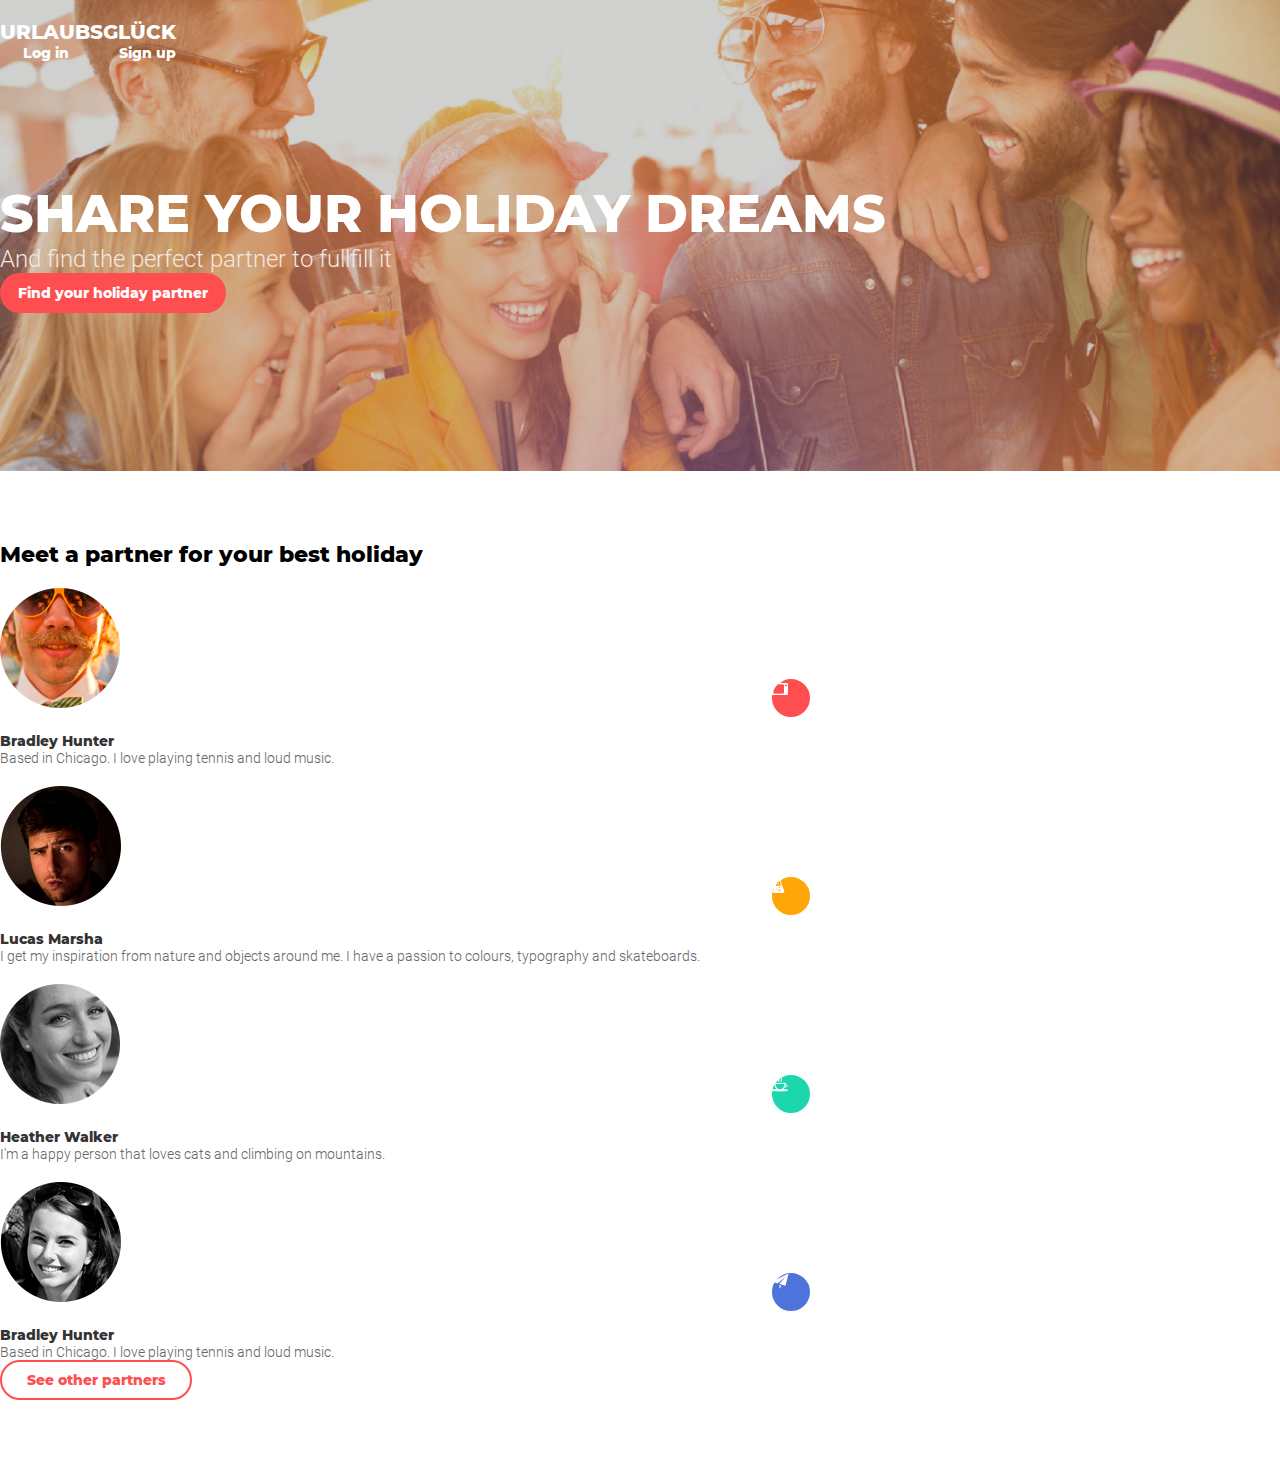
<file: module-09/index.html>
<!DOCTYPE html>
<html lang="en">
<head>
    <meta charset="UTF-8">
    <meta name="viewport" content="width=device-width, initial-scale=1.0">
    <meta http-equiv="X-UA-Compatible" content="ie=edge">
    <link rel="stylesheet" href="https://stackpath.bootstrapcdn.com/bootstrap/4.1.3/css/bootstrap.min.css" 
    integrity="sha384-MCw98/SFnGE8fJT3GXwEOngsV7Zt27NXFoaoApmYm81iuXoPkFOJwJ8ERdknLPMO" 
    crossorigin="anonymous">
    <link rel="stylesheet" href="css/fonts.css">
    <link rel="stylesheet" href="css/styles.css">
    
    <title>Modul-9</title>
</head>
<body>
    <div class="navigation">
        <header class="header">
            <div class="container">
                <div class="row">
                <div class="logo col-12 col-md-6 text-center text-md-left">
                    <a href="#" class="logo-link link col-12">URLAUBSGLÜCK</a>
                </div>
                    <div class="menu col-12 col-md-6 order-first order-md-1 text-center text-md-right">
                        <a class="menu_link link" href="#">Log in</a>
                        <a class="menu_link link" href="#">Sign up</a>
                    </div>
                </div>
            </div>
        </header>
        <section class="cover">
            <div class="container">
                <div class="row">
                    <h2 class="cover-title col-12 text-center">Share your holiday dreams</h2>
                    <p class="cover-subtitle col-12 text-center">And find the perfect partner to fullfill it</p>
                    <div class="button-wrapper col-12 text-center">
                        <button class="button-first">Find your holiday partner</button>
                    </div>
                </div>
            </div>
        </section>        
    </div>
        <section class="cards">
            <div class="container">
                <div class="row justify-content-center">
                    <h2 class="section-cards-title col-12 text-center">Meet a partner for your best holiday</h2>
                    <div class="card-wrapper col-xs-12 col-md-5 col-lg-3 text-center">
                        <div class="img-wrapper">
                            <img src="img/foto-1.png" alt="man">
                            <div class="icon-wrapper red">
                                <div class="icon">
                                    <img src="img/icon-1-tv.png" alt="icon-tv">
                                </div>
                            </div>
                        </div>
                        <h3 class="card-name-title">Bradley Hunter</h3>
                        <p class="card-name-subtitle">Based in Chicago. I love playing tennis and loud music.</p>
                    </div>
                    <div class="card-wrapper col-xs-12 col-md-5 col-lg-3 text-center">
                        <div class="img-wrapper">
                            <img src="img/foto-3.png" alt="man">
                            <div class="icon-wrapper orange">
                                <div class="icon">
                                    <img src="img/icon-3-boot.png" alt="icon-boot">
                                </div>
                            </div>
                        </div>
                        <h3 class="card-name-title">Lucas Marsha</h3>
                        <p class="card-name-subtitle">I get my inspiration from nature and objects around me. I have a passion to colours, typography and skateboards.</p>
                    </div>
                    <div class="card-wrapper col-xs-12 col-md-5 col-lg-3 text-center">
                        <div class="img-wrapper">
                            <img src="img/foto-2.png" alt="woman">
                            <div class="icon-wrapper green">
                                <div class="icon">
                                    <img src="img/icon-2-coffee.png" alt="icon-coffee">
                                </div>
                            </div>
                        </div>
                        <h3 class="card-name-title">Heather Walker</h3>
                        <p class="card-name-subtitle">I'm a happy person that loves cats and climbing on mountains.</p>
                    </div>
                    <div class="card-wrapper col-xs-12 col-md-5 col-lg-3 text-center">
                        <div class="img-wrapper">
                            <img src="img/foto-4.png" alt="woman">
                            <div class="icon-wrapper blue">
                                <div class="icon">
                                    <img src="img/icon-4-telega.png" alt="icon-telega">
                                </div>
                            </div>
                        </div>
                        <h3 class="card-name-title">Bradley Hunter</h3>
                        <p class="card-name-subtitle">Based in Chicago. I love playing tennis and loud music.</p>
                    </div>
                </div>
            </div>
        <div class="button col-12 text-center">
            <button class="button-last">See other partners</button>
        </div>
    </section>   
</body>
</html>
</file>
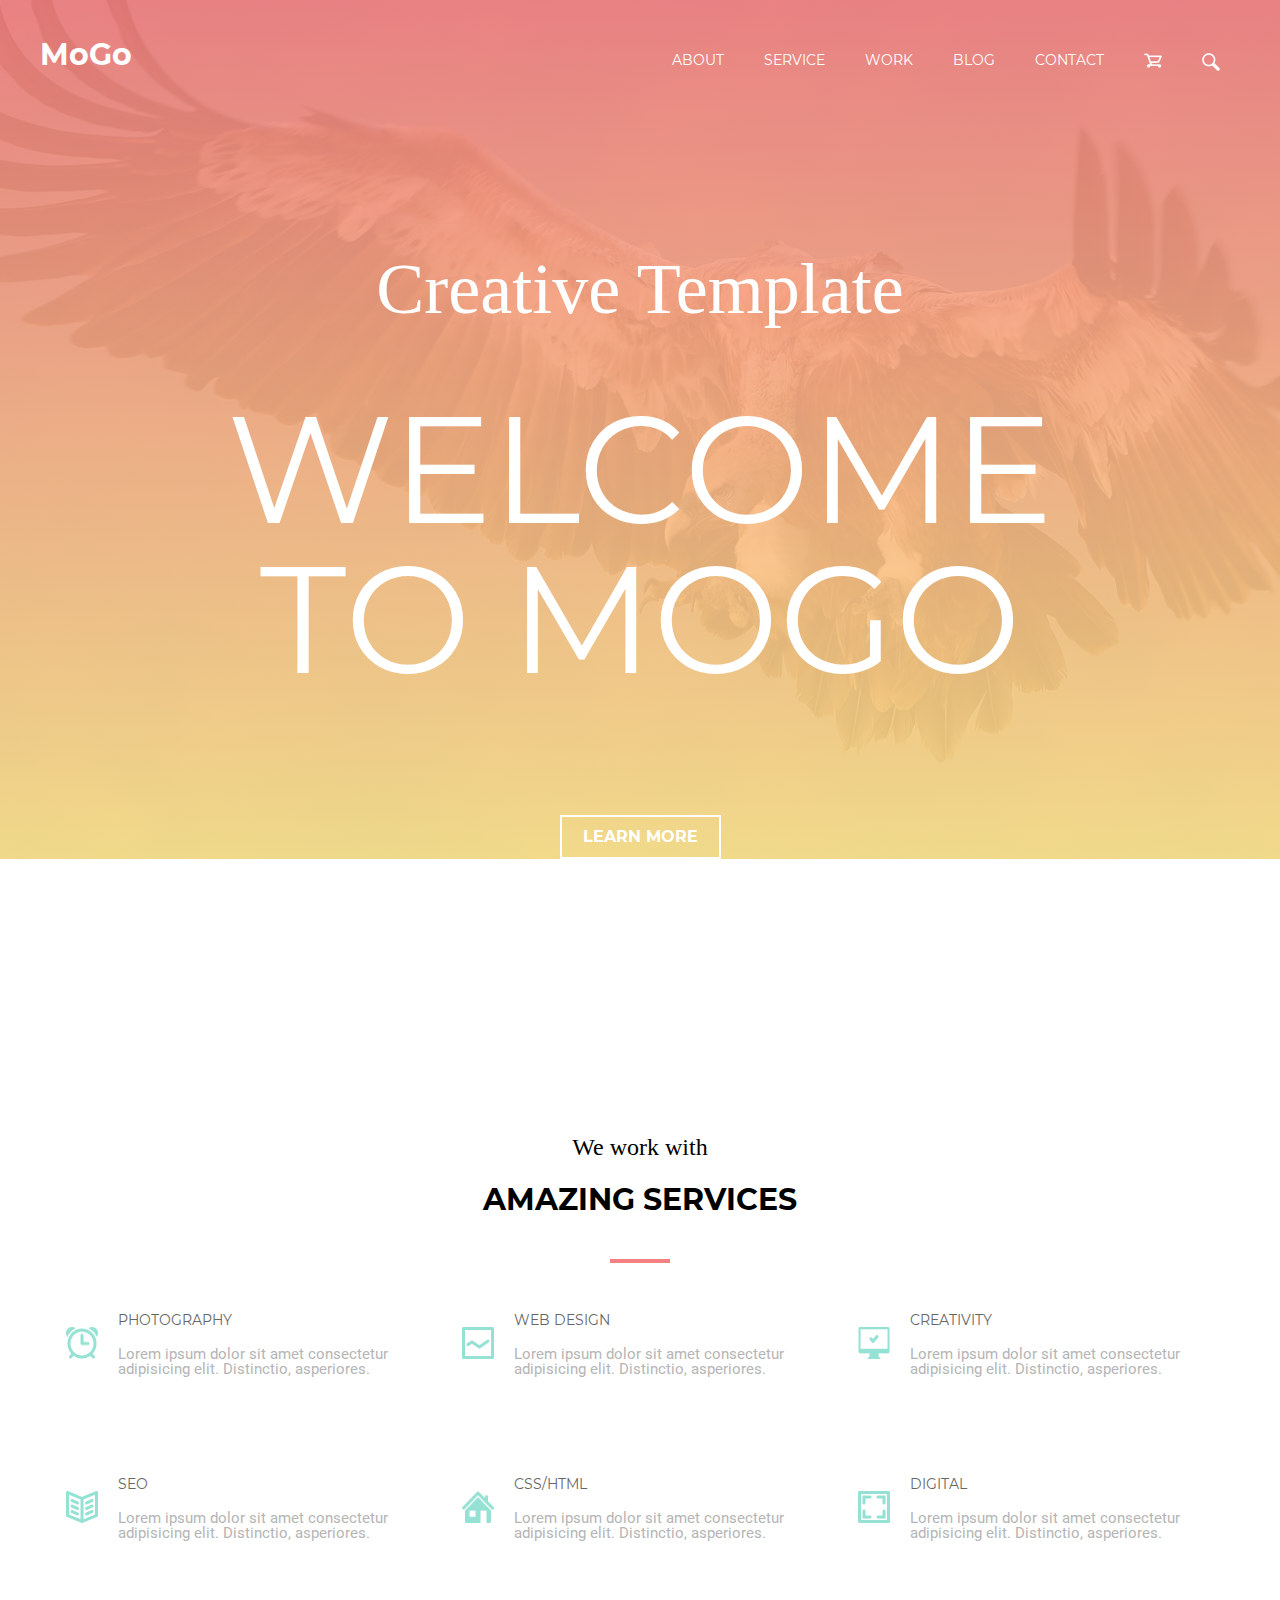
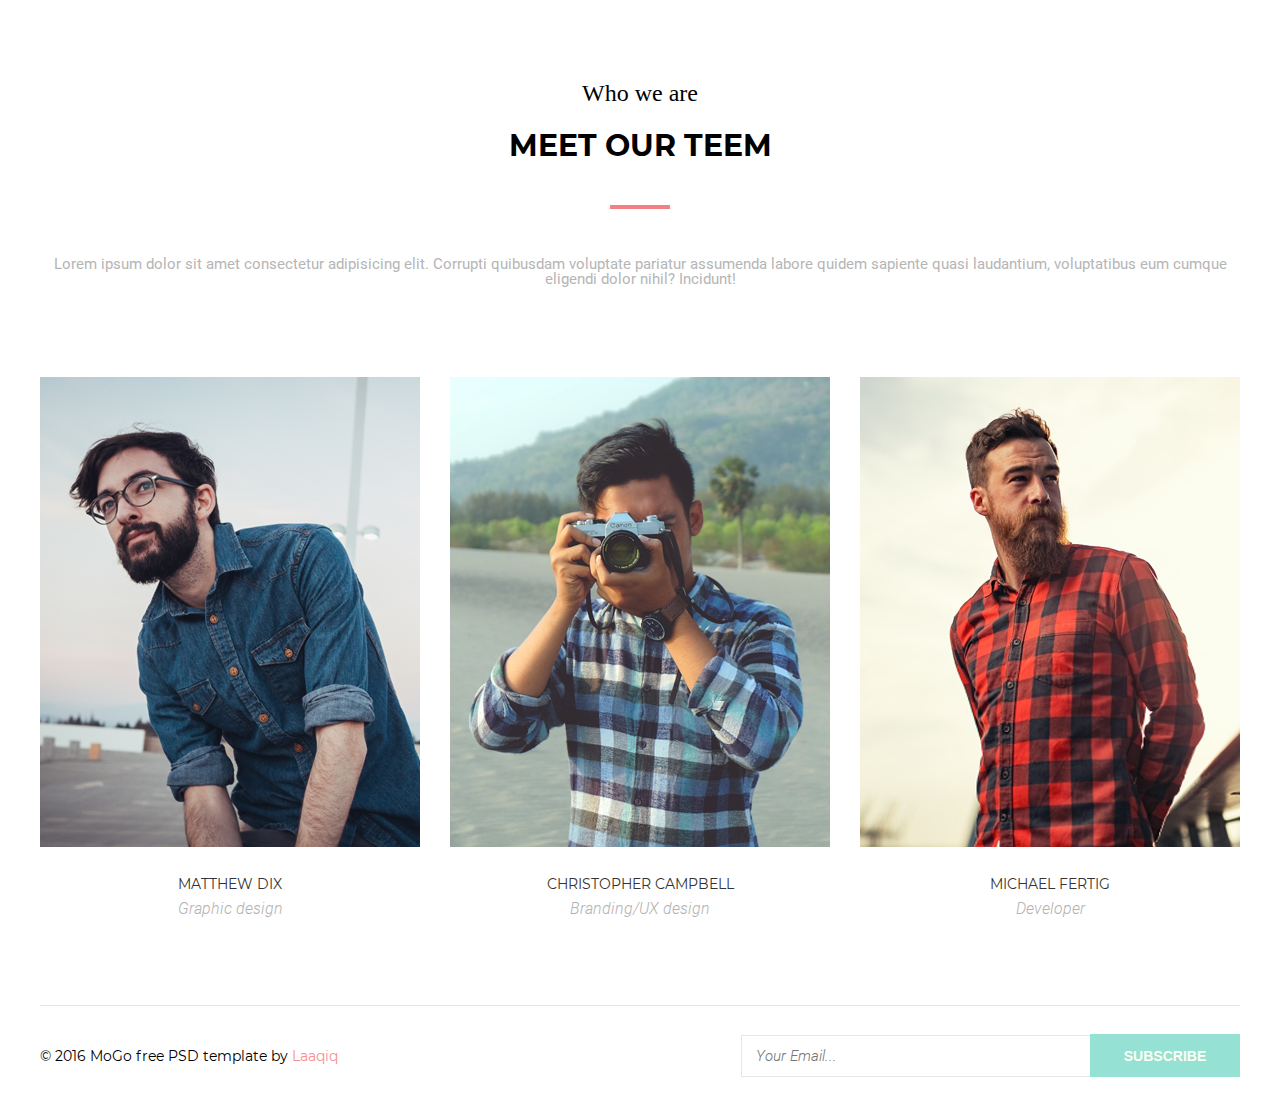
<file: module-10/index.html>
<!DOCTYPE html>
<html lang="en">
<head>
    <meta charset="UTF-8">
    <meta name="viewport" content="width=device-width, initial-scale=1.0">
    <meta http-equiv="X-UA-Compatible" content="ie=edge">
    <link rel="stylesheet" href="css/reset.css">
    <link rel="stylesheet" href="css/fonts.css">
    <link rel="stylesheet" href="css/styles.css">
    <title>Modul-10</title>
</head>
<body>
    <header class="header">
    <div class="wrapper">
        <nav class="nav-page">
            <div class="site-logo">
                <a class="link site-logo__link" href="#">MoGo</a>
            </div>
            <ul class="nav-menu">
                <li class="nav-menu__list"><a class="link nav-menu__link" href="#">ABOUT</a></li>
                <li class="nav-menu__list"><a class="link nav-menu__link" href="#">SERVICE</a></li>
                <li class="nav-menu__list"><a class="link nav-menu__link" href="#">WORK</a></li>
                <li class="nav-menu__list"><a class="link nav-menu__link" href="#">BLOG</a></li>
                <li class="nav-menu__list"><a class="link nav-menu__link" href="#">CONTACT</a></li>
                <li class="nav-menu__list"><a class="link nav-menu__link" href="#">
                    <img class="image nav-menu__image" 
                    srcset="img/sc.png 18w, img/sc@2x.png 35w"
                    height="35px"
                    sizes="18px" 
                    src="img/sc@2x.png" 
                    alt="shoping cart"></a>
                </li>
                <li class="nav-menu__list"><a class="link nav-menu__link" href="#">
                    <img class="image nav-menu__image" 
                    srcset="img/mg.png 18w, img/mg@2x.png 35w"
                    height="35px"
                    sizes="18px" 
                    src="img/mg@2x.png" 
                    alt="search"></a>
                </li>
            </ul>
        </nav>
        <article class="header-title">
            <p class="text header-title__text">Creative Template</p>
            <h2 class="title header-title__title">Welcome to MOGO</h2>
            <div class="header-button">
                <a class="link header-button__link" href="#">Learn more</a>
            </div>
        </article>
    </div>
    </header>
    <main>
        <section class="wrapper service">
            <article class="service-title">
                <p class="text section__text service-title__text">We work with</p>
                <h2 class="title title__section service-title__title">Amazing Services</h2>
            </article>
            <div class="service-wrapper">
                <article class="service-box">
                    <div class="service-box__icon">
                        <img class="image service-box__image" src="img/1-alarm-icon.png" alt="Alarm">
                    </div>
                    <div class="service-box__text">
                        <p class="title service-box__icon-title">PHOTOGRAPHY</p>
                        <p class="text_content service-box__icon-text">Lorem ipsum dolor sit amet consectetur adipisicing elit. Distinctio, asperiores.</p>
                    </div>
                </article>
                <article class="service-box">
                        <div class="service-box__icon">
                            <img class="image service-box__image" src="img/2-linegraph-icon.png" alt="Wave">
                        </div>
                        <div class="service-box__text">
                            <p class="title service-box__icon-title">WEB DESIGN</p>
                            <p class="text_content service-box__icon-text">Lorem ipsum dolor sit amet consectetur adipisicing elit. Distinctio, asperiores.</p>
                        </div>
                </article>
                <article class="service-box">
                        <div class="service-box__icon">
                            <img class="image service-box__image" src="img/3-comp-icon.png" alt="Computer">
                        </div>
                        <div class="service-box__text">
                            <p class="title service-box__icon-title">CREATIVITY</p>
                            <p class="text_content service-box__icon-text">Lorem ipsum dolor sit amet consectetur adipisicing elit. Distinctio, asperiores.</p>
                        </div>
                </article>
                <article class="service-box">
                        <div class="service-box__icon">
                            <img class="image service-box__image" src="img/4-book-icon.png" alt="Book">
                        </div>
                        <div class="service-box__text">
                            <p class="title service-box__icon-title">SEO</p>
                            <p class="text_content service-box__icon-text">Lorem ipsum dolor sit amet consectetur adipisicing elit. Distinctio, asperiores.</p>
                        </div>
                </article>
                <article class="service-box">
                        <div class="service-box__icon">
                            <img class="image service-box__image" src="img/5-house-icon.png" alt="House">
                        </div>
                        <div class="service-box__text">
                            <p class="title service-box__icon-title">CSS/HTML</p>
                            <p class="text_content service-box__icon-text">Lorem ipsum dolor sit amet consectetur adipisicing elit. Distinctio, asperiores.</p>
                        </div>
                </article>
                <article class="service-box">
                        <div class="service-box__icon">
                            <img class="image service-box__image" src="img/6-digital-icon.png" alt="Digital">
                        </div>
                        <div class="service-box__text">
                            <p class="title service-box__icon-title">DIGITAL</p>
                            <p class="text_content service-box__icon-text">Lorem ipsum dolor sit amet consectetur adipisicing elit. Distinctio, asperiores.</p>
                        </div>
                </article>            
            </div>
        </section>
        <section class="cards wrapper">
            <article class="section__title cards-title">
                <p class="text section__text cards-title__text">Who we are</p>
                <h2 class="title title__section cards-title__title">Meet our teem</h2>
            </article>
            <p class="text__content cards-title__subtitles-text">Lorem ipsum dolor sit amet consectetur adipisicing elit. Corrupti quibusdam voluptate pariatur assumenda labore quidem sapiente quasi laudantium, voluptatibus eum cumque eligendi dolor nihil? Incidunt!</p>
            <div class="cards-wrapper">
                <article class="cards-box">
                    <div class="card-container">
                        <img class="card-container__img" srcset="img/foto-1@1x.jpg 380w, img/foto-1@2x.jpg 760w"
                            sizes="380px"
                            height="470px"
                            src="img/foto-1@1x.jpg" alt="Matthew Dix">
                        <div class="icons-wrapper">
                            <div class="icons-wrapper__social-icon">
                                <div class="icons-wrapper__icon">
                                    <a class="icon-link icon-link__facebook" href="#">
                                        <svg class="icons-wrapper__icon-svg">
                                            <use href="img/icon/sprite.svg#facebook"></use>
                                        </svg>
                                    </a>
                                </div>
                            </div>
                            <div class="icons-wrapper__social-icon">
                                <div class="icons-wrapper__icon">
                                    <a class="icon-link icon-link__twitter" href="#">
                                        <svg class="icons-wrapper__icon-svg">
                                            <use href="img/icon/sprite.svg#twitter"></use>
                                        </svg>
                                    </a>
                                </div>
                            </div>
                            <div class="icons-wrapper__social-icon">
                                <div class="icons-wrapper__icon">
                                    <a class="icon-link icon-link__pinterest" href="#">
                                        <svg class="icons-wrapper__icon-svg">
                                            <use href="img/icon/sprite.svg#pinterest"></use>
                                        </svg>
                                    </a>
                                </div>
                            </div>
                            <div class="icons-wrapper__social-icon">
                                <div class="icons-wrapper__icon">
                                    <a class="icon-link icon-link__instagram" href="#">
                                        <svg class="icons-wrapper__icon-svg">
                                            <use href="img/icon/sprite.svg#instagram"></use>
                                        </svg>
                                    </a>
                                </div>
                            </div>
                        </div>
                    </div>
                    <div class="cards-box__text">
                        <p class="title cards-box__title">Matthew Dix</p>
                        <p class="cards-box__subtitle">Graphic design</p>
                    </div>
                </article>
                <article class="cards-box">
                    <div class="card-container">
                        <img class="card-container__img" srcset="img/foto-2@1x.jpg 380w, img/foto-2@2x.jpg 760w"
                            sizes="380px"
                            height="470px"
                            src="img/foto-2@1x.jpg" alt="Christopher Campbell">
                        <div class="icons-wrapper">
                            <div class="icons-wrapper__social-icon">
                                <div class="icons-wrapper__icon">
                                    <a class="icon-link icon-link__facebook" href="#">
                                        <svg class="icons-wrapper__icon-svg">
                                            <use href="img/icon/sprite.svg#facebook"></use>
                                        </svg>
                                    </a>
                                </div>
                            </div>
                            <div class="icons-wrapper__social-icon">
                                <div class="icons-wrapper__icon">
                                    <a class="icon-link icon-link__twitter" href="#">
                                        <svg class="icons-wrapper__icon-svg">
                                            <use href="img/icon/sprite.svg#twitter"></use>
                                        </svg>
                                    </a>
                                </div>
                            </div>
                            <div class="icons-wrapper__social-icon">
                                <div class="icons-wrapper__icon">
                                    <a class="icon-link icon-link__pinterest" href="#">
                                        <svg class="icons-wrapper__icon-svg">
                                            <use href="img/icon/sprite.svg#pinterest"></use>
                                        </svg>
                                    </a>
                                </div>
                            </div>
                            <div class="icons-wrapper__social-icon">
                                <div class="icons-wrapper__icon">
                                    <a class="icon-link icon-link__instagram" href="#">
                                        <svg class="icons-wrapper__icon-svg">
                                            <use href="img/icon/sprite.svg#instagram"></use>
                                        </svg>
                                    </a>
                                </div>
                            </div>
                        </div>
                    </div>
                    <div class="cards-box__text">
                        <p class="title cards-box__title">Christopher Campbell</p>
                        <p class="cards-box__subtitle">Branding/UX design</p>
                    </div>
                </article>
                <article class="cards-box">
                    <div class="card-container">
                        <img class="card-container__img" srcset="img/foto-3@1x.jpg 380w, img/foto-3@2x.jpg 760w"
                            sizes="380px"
                            height="470px"
                            src="img/foto-3@1x.jpg" alt="Michael Fertig">
                        <div class="icons-wrapper">
                            <div class="icons-wrapper__social-icon">
                                <div class="icons-wrapper__icon">
                                    <a class="icon-link icon-link__facebook" href="#">
                                        <svg class="icons-wrapper__icon-svg">
                                            <use href="img/icon/sprite.svg#facebook"></use>
                                        </svg>
                                    </a>
                                </div>
                            </div>
                            <div class="icons-wrapper__social-icon">
                                <div class="icons-wrapper__icon">
                                    <a class="icon-link icon-link__twitter" href="#">
                                        <svg class="icons-wrapper__icon-svg">
                                            <use href="img/icon/sprite.svg#twitter"></use>
                                        </svg>
                                    </a>
                                </div>
                            </div>
                            <div class="icons-wrapper__social-icon">
                                <div class="icons-wrapper__icon">
                                    <a class="icon-link icon-link__pinterest" href="#">
                                        <svg class="icons-wrapper__icon-svg">
                                            <use href="img/icon/sprite.svg#pinterest"></use>
                                        </svg>
                                    </a>
                                </div>
                            </div>
                            <div class="icons-wrapper__social-icon">
                                <div class="icons-wrapper__icon">
                                    <a class="icon-link icon-link__instagram" href="#">
                                        <svg class="icons-wrapper__icon-svg">
                                            <use href="img/icon/sprite.svg#instagram"></use>
                                        </svg>
                                    </a>
                                </div>
                            </div>
                        </div>
                    </div>
                    <div class="cards-box__text">
                        <p class="title cards-box__title">Michael Fertig</p>
                        <p class="cards-box__subtitle">Developer</p>
                    </div>
                </article>
            </div>
        </section>
        <footer class="footer wrapper">
            <div class="footer-box">
                <p class="footer-box__text">&#169 2016 MoGo free PSD template by <a class="link footer-box__link" href="#">Laaqiq</a></p>
            </div>
            <form class="footer-box__form" action="#" method="get">
                <input class="footer-box__form-input" type="email" placeholder="Your Email...">
                <button class="footer-box__form-btn" type="submit" value="SUBSCRIBE">SUBSCRIBE</button>
            </form>
        </footer>
    </main>   
</body>
</html>
</file>
<file: module-03/css/styles.css>
html {
    box-sizing: border-box;
}

*,
* ::before,
* ::after {
    box-sizing: inherit;
    margin: 0;
    padding: 0;
}

.wrapper {
    font-family: 'Playfair Display', serif;
    color:rgb(98,98,98);
    margin: 0 auto;
    width:  900px;
}
.header {
    display: inline-block;
    width: 900px;
    font-size: 14px;
    margin: 0 auto;
    padding: 100px;
}
.nav-list:not(:last-child) {
    margin-right: 100px;
}
.nav-list a {
    text-decoration: none;
    color: rgb(98,98,98);
}
.nav-list {
    display: inline-block;
    text-align: center;
    list-style: none;
    vertical-align: middle;
    font-size: 14px;
}
.nav-list a:hover,
.nav-list a:focus {
    color:purple;
}
.gallery {
    font-size: 0;
}
.article-category {
    font-family: 'Ubuntu', sans-serif;
    font-size: 14px;
    font-weight: 100px;
    margin: 24px;
    margin-left: auto;
}
.article {
    display: inline-block;
    width: 420px;
    margin-right: 60px;
}
.article:not(:nth-last-child(-n+2)){
    margin-bottom: 130px;
}
.article:nth-child(2n){
    margin-right: 0;
}
.article-headind {
    font-size: 30px;
    margin-bottom: 24px;
}
.article-desc {
    font-size: 14px;
    line-height: 24px;
}
.footer {
    width: 900px;
    box-sizing: border-box;
    padding-top: 56px;
    padding-bottom: 70px;
    text-align: center;
}
.button {
    border: solid 1px;
    font-size: 20px;
    font-family: 'Playfair Display', serif;
    width: 164px;
    height: 60px;
    cursor: pointer;
}
</file>
<file: module-04/css/styles.css>
*{
    margin: 0;
    padding: 0;
    box-sizing: border-box;
    font-size: 0;
}

.products_news {
    width: 1170px;
    margin: 0 auto;
    padding-left: 30px;
    padding-right: 30px;
}

.header_conteiner {
    padding-top: 37px;
    padding-bottom: 100px;
}

.site_navigation {
    float: right;
    list-style: none;
    font-family: 'Roboto', sans-serif;
    font-weight: 700;
}

.clearfix::after {
    content: '';
    clear: both;
    display: block;
}

.site_navigation li {
    display: inline-block;
    font-size: 14px;
    text-transform: uppercase;
} 

.site_navigation li:hover{
    color: rgb(26, 188, 156);
    cursor: pointer;
}

.site_navigation li:not(:last-child){
    margin-right: 36px;
}
.imglogo {
    display:block;
    max-width: 100%;
}

.site_logo {
    display: inline-block;
    text-decoration: none;
}

.section {
    padding-bottom: 106px;
}

.title {
    font-family: 'Roboto', sans-serif;
    text-transform: uppercase;
    font-size: 48px;
    text-align: center;
    position: relative;
    font-weight: bold;
    padding-bottom: 32px; 
}

.title::after {
    content: '';
    position: absolute;
    width: 160px;
    height: 8px;
    bottom: 0;
    left: 50%;
    transform: translateX(-50%);
    background: #1abc9c;
}

.list_item_clearfix {
    padding-top: 92px;
}

.list_item_inner {
    height: 322px;
    width: 255px;
    float: left;
    list-style: none;
    margin-bottom: 70px;
}

.list_item_inner:not(:nth-child(4n)) {
    margin-right: 30px;
}
 
.conteiner-list {
    display: flex;
    width: 255px;
    justify-content: space-between;
}
.text_list {
    font-family: 'Roboto', sans-serif;
    font-size: 18px;
    background: rgb(50, 50, 50);
    color: rgb(255, 255, 255);
    width: 201px;
    line-height: 40px;
    padding-left:10px;
    text-transform: uppercase;
    font-weight: bold;
}

.price {
    background:rgb(140, 140, 140);
    font-family: 'Roboto', sans-serif;
    float: right;
    font-size: 18px;
    line-height: 40px;
    font-weight: bold;
    color: rgb(255, 255, 255);
    width: 54px;
    text-align: center;
}

.list_item_clearfix::after {
    content: '';
    clear: both;
    display: block;
}

.imglist {
    height: 282px;
    display: block;
    width: 256px;
    object-fit:none;
    background-repeat: no-repeat;
    background: rgb(233, 240, 253);
}

.list_item_clearfix :hover p {
    background: rgb(26, 188, 156);
    cursor: pointer;
}

.list_item_clearfix :hover .price {
    background: #7fd9c7;
    cursor: pointer;
}
  
.news {
    float: left;
    margin-right: 30px;
    width: 348px;
}

.section_clearfix::after {
    content: '';
    clear: both;
    display: block;
}

.news:last-child {
    margin-right: 0;
}

.news {
    margin-top: 92px;
}

.news_title {
    font-family: 'Roboto', sans-serif;
    position: relative;
    font-size: 18px;
    font-weight: 600;
    margin-top: 20px;
    margin-bottom: 50px;
}

.news_title::after {
    content: '';
    position: absolute;
    width: 136px;
    height: 2px;
    bottom: -16px;
    left:20%;
    transform: translateX(-50%);
    background: #1abc9c;
}

.text_news {
    font-family: 'Roboto', sans-serif;
    font-size: 14px;
    margin-bottom: 20px;
}

.button {
    display: block;
}

.button {
    width: 160px;
    height: 50px;
    background: rgb(26, 188, 156);
    font-family: 'Roboto', sans-serif;
    font-size: 16px;
    color: rgb(255, 255, 255);
    font-weight: 100;
    text-align: center;
    margin-bottom: 46px;
    cursor: pointer;
}
</file>
<file: module-05/css/styles.css>
*,
*::after,
*::before {
  box-sizing: border-box;
  margin: 0;
  padding: 0;
  line-height: 1.6em;
}

.first-section {
    width: 1110px;
    margin: 0 auto;
}

span {
    font-weight: bold;
    color: #1abc9c;
}

.nav-conteiner {
    display: flex;
    justify-content: space-between;
    margin-top: 35px;
    margin-bottom: 30px;
}

.menu {
    list-style: none;
    display: flex;
    font-family: 'Open Sans', sans-serif;
    font-size: 14px;
    font-weight: bold;
}

.menu a {
    display: block;
    text-decoration: none;
    padding: 10px;
    color: #0f0101;
}

.menu li {
    margin-left: 35px;
}

.menu li:first-child {
    margin-left: 0;
}

.menu a:hover,
.menu a:focus {
    color: #1abc9c;
}

.logo {
    font-family: 'Roboto', sans-serif;
    text-transform: uppercase;
    font-size: 30px;
    font-weight: 300;
}

.logo a {
    display: block;
    text-decoration: none;
    color: #555252;
}
.slider-section {
    background-image: url('../img/slidr.png');
    height: 600px;
    width: 100%;
    position: relative;
    background-size: cover;
    background-position: center;
    padding: 210px 0;
}
.shadow-lay {
    position: absolute;
    top: 0;
    left: 0;
    width: 100%;
    height: 100%;
    background: rgba(0, 0, 2, 0.6);
}
.slider-content {
    display: flex;
    justify-content: center;
    flex-wrap: wrap;
    position: relative;
    width: 790px;
    margin: auto;
}
.title-wrapper {
    font-family: 'Roboto', sans-serif;
    color: #ffffff;
}
.title-wrapper h2 {
    margin-top: 25%;
    font-weight: 900;
    font-size: 60px;
}
.title-wrapper p {
    font-size: 24px;
    font-weight: 300;
    line-height: 54px;
}
.arrow-flexbox {
    display: flex;
    justify-content: space-around;
    align-items: center;
    width: 1110px;
}
.arrow-left {
    position: absolute;
    width: 104px;
    height: 104px;
    padding: 5px;
    background: #517b71;
    top: 65%;
    right: 106%;
    cursor: pointer;
}
.arrow-wrapper {
    position: absolute;
    display: block;
    left: 40px;
    top: 30px;
}
.arrow-right {
    position: absolute;
    width: 104px;
    height: 104px;
    padding: 5px;
    background: #517b71;
    top: 65%;
    left: 106%;
    cursor: pointer;
}
.arrow:hover {
    opacity: .5;
    transition: 0.5s ease-in;
}
.collection-info {
    background: #e9f0fd;
    position: relative;
    font-size: 0;
    padding-bottom: 100px;
}
.title {
    padding-top: 100px;
    padding-bottom: 30px;
    font-family: 'Roboto', sans-serif;
    font-size: 48px;
    text-align: center;
    position: relative;
    font-weight: 900;
    margin-bottom: 120px;
}
.title::after {
    content: "";
    position: absolute;
    width: 160px;
    height: 8px;
    bottom: 0;
    left: 50%;
    transform: translateX(-50%);
    background: #1abc9c;
}
.cards {
    position: relative;
    width: 255px;
    height: 320px;
}
.cards:hover .item {
    background: #1abc9c;
}
.cards:hover .price {
    background: #7fd9c7;
}
.conteiner {
    display: flex;
    width: 255px;
    justify-content: space-between;
    font-family: 'Roboto', sans-serif;
    font-size: 18px;
    font-weight: 900;
}
.item {
    background-color: #323232;
    color: #ffffff;
    flex-basis: 201px;
    align-items: center;
    height: 40px;
    padding: 5px 10px;
    text-transform: uppercase;
}
.price {
    background-color: #8c8c8c;
    color: #ffffff;
    flex-basis: 54px;
    padding: 5px 10px;
}
.card-conteiner {
    display: flex;
    justify-content: space-around;
    width: 1110px;
    margin: auto;
    text-transform: uppercase
}
img {
    display: block;
    width: 100%;
    height: 100%;
}
.cards::after {
    content: "";
    position: absolute;
    width: 100%;
    height: 100%;
    top: 0;
    left: 0;
    border: 10px solid #ffffff;
    background-color: #323232;
    opacity: 0;
    transition: opacity 0.3s ease-in;
    z-index: 1;
}
.cards:hover::after {
    opacity: .6;
}
.icons-conteiner {
    position: absolute;
    display: flex;
    top: 50%;
    flex-wrap: wrap;
    align-content: center;
    justify-content: center;
    opacity: 0;
    z-index: 2;
    transform: translateY(-50%);
    transition: background 0.3s ease-in, border-color 0.3s ease-in;
    margin: 0 30px;
}
.cards:hover .icons-conteiner {
    opacity: 1;
}
.icon-conteiner {
    position: relative;
    width: 50px;
    height: 50px;
    border: 1px solid #fff;
    margin: 5px;
    cursor: pointer;
    z-index: 2;
}
.icon-conteiner:hover {
    background: #1abc9c;
    border-color: transparent;
}
.icon {
    position: absolute;
    top: 10px;
    left: 10px;
    width: 25px;
    height: 25px;
}
.conteiner-text {
    width: 170px;
    padding-left: 50px;
}
.conteiner-text:hover {
    background: #323232;
    border-color: transparent;
}
.text {
    font-family: 'Open Sans', sans-serif;
    color:#fff;
    font-size: 14px;
    height: 50px;
    line-height: 50px;
    padding-left: 10px;
}
.footer-section {
    height: 88px;
    background: #323232;
}
.info {
    font-family: 'Open Sans', sans-serif;
    text-align: center;
    color: #fff;
    line-height: 86px;
    font-size: 16px;
    font-weight: 400;
}
.link {
    font-family: 'Open Sans', sans-serif;
    color: #ffffff;
    font-weight: 400;
    cursor: pointer;
    text-decoration: none;
}
.link:hover {
    color: #46bfa9;
}
</file>
<file: module-06/css/styles.css>
*,
*::before,
*::after {
    margin: 0;
    padding: 0;
    box-sizing: border-box;
    line-height: 1.6em;
}
.page-header {
    padding: 25px 10px 125px;
}
.nav-conteiner {
    display: flex;
    justify-content: space-between;
    align-items: baseline;
    width: 1200px;
    margin: 0 auto;
    font-family: 'Montserrat', sans-serif;
}
.site-navigation {
    display: flex;
    justify-content: space-between;
    list-style: none;
    font-weight: 400;
    font-size: 14px;
}
a {
    display: block;
    text-decoration: none;
}
.site-navigation a {
    position: relative;
    padding: 14px 20px;
    color: #95e1d3;
    transition: transform 200ms linear;
}
.logo a {
    font-size: 30px;
    font-weight: 700;
    color: #95e1d3;
}
.site-navigation a::after {
    content: '';
    position: absolute;
    left: 50%;
    width: 50%;
    height: 3px;
    bottom: 0;
    background-color: #f38181;
    transform: translateX(-50%);
    opacity: 0;
    transition: opacity 200ms linear;
} 
.site-navigation li:hover a::after {
    opacity: 1;
    color: #f38181
}
.site-navigation a:hover,
.site-navigation a:focus {
    color: #f38181;
}

.service_cards {
    width: 1200px;
    margin: 0 auto;
}
.service_title {
    text-align: center;
    padding-bottom: 100px;
}
h3 {
    font-family: 'Kaushan Script', cursive;
    font-size: 24px;
    font-weight: 400;
}
.section_title {
    position: relative;
    padding-bottom: 50px;
    text-transform: uppercase;
    font-family: 'Montserrat', sans-serif;
    font-size: 30px;
    font-weight: 700;
}
.section_title::after {
    content: '';
    position: absolute;
    bottom: 0;
    height: 4px;
    width: 60px;
    left: 50%;
    background-color: #f38181;
    transform: translateX(-50%);
}
.service_cards_wrapper {
    display: flex;
    flex-wrap: wrap;
    justify-content: center;
}
.service_info {
    display: flex;
    align-items: flex-start;
    position: relative;
    width: 300px;
    margin-bottom: 100px;
    flex-basis: 33%;
}
.service_icon img {
    display: block;
    width: 40px;
    height: 40px;
}
.service_icon {
    padding: 0 20px;
}
.icon_title {
    font-family: 'Montserrat', sans-serif;
    font-weight: 400;
    font-size: 14px;
    margin-bottom: 20px;
    color: #333333;
}
.icon_text {
    font-family: 'Roboto', sans-serif;
    font-size: 15px;
    font-weight: 400;
    color: #999999;
}

.team_cards {
    width: 1200px;
    margin: 0 auto 80px; 
}
.team_title {
    text-align: center;
    padding-bottom: 80px;  
}
.team_sub_text {
    text-align: center;
    font-family: 'Roboto',sans-serif;
    font-size: 15px;
    font-weight: 400;
    color: #999999;
    margin-bottom: 90px;
}
.cards_wrapper {
    display: flex;
    justify-content: space-between;
}
img {
    display: block;
    width: 100%;
    height: 100%;
    position: relative;
}
.info_card {
    text-align: center;
    padding-top: 30px;
}
.text_name {
    font-family: 'Montserrat',sans-serif;
    font-size: 14px;
    font-weight: 400;
    text-transform: uppercase;
    color: #333333;
}
.text_prof {
    font-family: 'Roboto',sans-serif;
    font-weight: 300;
    font-style: italic;
    line-height: 3em;
    color: #999999;
}
.card_conteiner {
    position: relative;
    display: flex;
    justify-content: center;
    align-items: center;
    width: 381px;
    height: 472px;
    z-index: 1;
    transition: 200ms liner;
}
.card_conteiner::before {
    content: "";
    position: absolute;
    width: 100%;
    height: 100%;
    top: 0;
    left: 0;
    background: #95e1d3;
    z-index: -1;
    transition: 200ms linear, transform 200ms linear; 
}
.card_conteiner::after {
    content: "";
    position: absolute;
    width: 100%;
    height: 100%;
    top: 0;
    left: 0;
    background: linear-gradient( 360deg, rgba(252,227,138,0.9) 0%, rgba(243,129,129,0.9) 100%);
    opacity: 0;
    z-index: 2;
    transition: 200ms linear, transform 200ms linear;
}
.card_conteiner:hover::after {
    opacity: .9;
}
.card_conteiner:hover::before {
    transform: translateX(10px) translateY(10px);
}
.social_icons_wrapper {
    position: absolute;
    display: flex;
    justify-content: center;
    cursor: pointer;
    opacity: 0;
    z-index: 3;
    transition: 200ms liner;
}
.card_conteiner:hover .social_icons_wrapper {
    opacity: 1;
}
.social_icon {
    position: relative;
    height: 56px;
    width: 56px;
    background-color: #fce38a;
    cursor: pointer;
    opacity: 1;
    transition: 200ms linear, transform 200ms linear;
    z-index: 3;
}

.social_icon:not(:last-child) {
    border-right: 1px solid #f9bd87;
}

.social_icon:hover {
    background-color: #95e1d3;
}
.icon_fb {
    position: absolute;
    top: 15px;
    left: 23px;
    width: 12px;
    height: 26px;
}
.icon_tw {
    position: absolute;
    top: 17px;
    left: 16px;
    width: 25px;
    height: 22px;
}
.icon_pint {
    position: absolute;
    top: 15px;
    left: 18px;
    width: 20px;
    height: 26px;
}
.icon_insta {
    position: absolute;
    top: 15px;
    left: 14px;
    width: 26px;
    height: 26px;
}


.footer {
    width: 1200px;
    margin: 0 auto;
    display: flex;
    justify-content: space-between;
    align-items: center;
    font-family:  'Montserrat', sans-serif;
    padding-top: 26px;
    border-top: 1px solid #e5e5e5;
    padding-bottom: 20px;   
}
.footer_info {
    display: inline-block;
    font-family: 'Montserrat', sans-serif;
    font-size: 14px;
    font-weight: 400;
    color: #333333;

}
.link {
    font-family: 'Montserrat',sans-serif;
    display: inline-block;
    font-size: 14px;
    font-weight: 400;
    color: #333333;
    cursor: pointer;
    text-decoration: none;
}
a:hover {
    color: #f38181
}

.form {
display: flex;
}

input[type="email"] {
height: 40px;
width: 230px;
font-family: 'Roboto', sans-serif;
font-style: italic;
line-height: 25px;
font-size: 15px;
padding-left: 13px;
border: 1px solid #e7e7e7;
border-right: 0;   
}

input[type="submit"] {
    font-weight: 700;
    font-family: 'Montserrat',sans-serif;
    font-size: 14px;
    height: 40px;
    width: 150px;
    background-color: #95e1d3;
    color: #ffffff;
    border: 0;
    cursor: pointer;
}

input[type="submit"]:hover {
    background-color: #f38181;    
}
</file>
<file: module-07/css/fonts.css>
@font-face {
    font-family: 'Wisdom Script';
    font-style: normal;
    font-weight: 700;
    src: local('WisdomScript Bold'),
    url(../fonts/WisdomScriptAJ.woff) format('woff');
}
@font-face {
    font-family: 'DroidSerif';
    font-style: italic;
    font-weight: 400;
    src: local('DroidSerif-Italic'),
    url(../fonts/DroidSerif-Italic.woff) format('woff'),
    url(../fonts/DroidSerif-Italic.ttf) format('truetype');
}
@font-face {
    font-family: 'Montserrat';
    font-style: normal;
    font-weight: 400;
    src: local('Montserrat Regular'),
    url(../fonts/Montserrat-Regular.woff) format('woff');
}
@font-face {
    font-family: 'Montserrat';
    font-style: normal;
    font-weight: 500;
    src: local('Montserrat Medium'),
    url(../fonts/Montserrat-Medium.woff) format('woff');
}
@font-face {
    font-family: 'Montserrat';
    font-style: normal;
    font-weight: 700;
    src: local('Montserrat Bold'),
    url(../fonts/Montserrat-ExtraBold.woff) format('woff'),
    url(../fonts/Montserrat-Bold.ttf) format('truetype');
}
@font-face {
    font-family: 'RobotoSlab';
    font-style: normal;
    font-weight: 400;
    src: local('RobotoSlab Regular'),
    url(../fonts/RobotoSlab-Regular.woff) format('woff');
}
</file>
<file: module-07/css/styles.css>
* {
    margin: 0;
    padding: 0;
    font-size: 0;
    box-sizing: border-box;
}
*::before,
*::after {
    box-sizing: inherit;
}
.nav_conteiner {
    max-width: 940px;
    margin: 0 auto;    
}
.first_section {
    margin-bottom: 126px;
}
.navigation {
    display: flex;
    justify-content: space-between;
    align-items: center;
    padding-top: 50px;
}
.logo a {
    display: block;
    font-size: 26px;
    font-family: 'Wisdom Script';
    color: #fed136;
    text-decoration: none;
}
.menu {
    display: flex;
    justify-content: space-between;
    width: 485px;
    list-style: none;
}
.nav_link {
    font-family: 'Montserrat';
    font-size: 14px;
    font-weight: 500;
    text-decoration: none;
    text-transform: uppercase;
    color: #222222;
    padding: 5px;
    transition: 200ms linear;
}
.menu :hover,
.menu :focus {
    color: #fed136;
}

.second_section {
    margin-bottom: 128px;
}
.services_conteiner {
    max-width: 940px;
    margin: 0 auto;
}
.services_title {
    display: flex;
    flex-direction: column;
    align-items: center;
    margin-bottom: 80px;
}
.title {
    font-family: 'Montserrat';
    font-weight: 700;
    font-size: 40px;
    text-transform: uppercase;
    padding-bottom: 23px;
    color: #222222;
}
.text {
    font-family: 'DroidSerif';
    font-size: 16px;
    color: #777777;
    font-weight: 400;
}
.services_inner {
    display: flex;
    justify-content: space-between;
    list-style: none;
    text-align: center;
}
.services_inner_card {
    flex-basis: 30%;
    margin-right: 25px;
}
.services_inner_card:last-child {
    margin-right: 0;
}
.card_title {
    font-family: 'Montserrat';
    font-size: 18px;
    font-weight: 700;
    color:#222222;
    padding-top: 25px;
    padding-bottom: 20px;
}
.card_text {
    font-family: 'RobotoSlab';
    font-size: 14px;
    font-weight: 400;
    color: #777777;
}
.third_section {
    margin-bottom: 128px;
    background-color: #222222;
    background-image: url(../img/map.png);
    background-repeat: no-repeat;
    background-position: 100% 100%;   
}
.form_conteiner {
    max-width: 940px;
    margin: 0 auto;
}
.form_title {
    display: flex;
    flex-direction: column;
    align-items: center;
    margin-bottom: 77px;
}
.form_title_white {
    font-family: 'Montserrat';
    font-weight: 700;
    font-size: 40px;
    text-transform: uppercase;
    padding-bottom: 23px;
    color: #ffffff;
    margin-top: 110px;
}
.form {
    display: flex;
    justify-content: center;
    flex-wrap: wrap;
    margin: 0 -15px;
}
.form__part {
    flex-basis: 50%;
    padding: 0 15px;
}
.form__input,
.form__textarea {
    display: block;
    width: 100%;
    border: #cfcfcf 1px solid;
    font-family: 'Montserrat';
    font-size: 14px;
    font-weight: 700;
    text-transform: uppercase;
    color: #bbbbbb;
    padding: 20px 21px;
}
.form__input {
    margin-bottom: 28px;
    height: 50px;
    border-radius: 3px;
}
.form__input:last-of-type {
    margin-bottom: 0;
}
.form__textarea {
    height: 100%;
    resize: none;
    border-radius: 4px;
    line-height: 1.6;
}
.form__button {
    width: 240px;
    height: 65px;
    border-radius: 3px;
    border: none;
    margin-top: 30px;
    color: #ffffff;
    background: #fed136;
    font-size: 18px;
    font-family: 'Montserrat';
    font-weight: 700;
    text-transform: uppercase;
    margin-bottom: 115px;
    cursor: pointer;
}
input:invalid {
    outline-style: solid;
    outline-color: red;
}
input:valid {
    outline-style: solid;
    outline-color: green;
}
</file>
<file: module-08/css/fonts.css>
@font-face {
    font-family: 'Roboto';
    font-style: normal;
    font-weight: 400;
    src: local('Roboto Regular'), local('Roboto-Regular'), 
    url(../fonts/roboto-v18-latin-regular.woff2) format('woff2');
}

@font-face {
    font-family: 'Roboto';
    font-style: normal;
    font-weight: 300;
    src: local('Roboto Light'), local('Roboto-Light'), 
    url(../fonts/roboto-v18-latin-300.woff2) format('woff2');
}

@font-face {
    font-family: 'Montserrat';
    font-style: normal;
    font-weight: 700;
    src: local('Montserrat Bold'), local('Montserrat-Bold'),
    url(../fonts/Montserrat-ExtraBold.woff) format('woff');
}

@font-face {
    font-family: 'Montserrat';
    font-style: normal;
    font-weight: 400;
    src: local('Montserrat Regular'), local('Montserrat-Regular'),
    url(../fonts/Montserrat-Regular.woff) format('woff');
}
</file>
<file: module-08/css/styles.css>
* {
    margin: 0;
    padding: 0;
    box-sizing: border-box;
}
.first_wrapper_header {
    background-image: url(../img/background.jpg);
    position: relative;
    background-repeat: no-repeat;
    background-size: cover;
    background-position: center;
    max-width: 100%;
    z-index: 20;
}

.first_wrapper_header::after {
    content: '';
    position: absolute;
    width: 100%;
    height: 100%;
    top: 0;
    left: 0;
    background: rgb(26, 25, 21);
    z-index: -1;
    opacity: .1;
}
  
.header {
    max-width: 320px;
    margin: 0 auto;
}
a {
    display: block;
    font-family: 'Montserrat';
    text-decoration: none;
    font-weight: 700;
}
.logo a {
    color: #ffffff;
    font-size: 20px;
    margin-top: 116px;
}
.menu {
    list-style: none;
    display: flex;
    justify-content: center;
}
.nav_link {
    position: relative;
    height: 36px;
    width: 90px;
    border: 3px solid transparent;
    border-radius: 20px;
    font-size: 14px;
    padding: 0 5px;
    line-height: 30px;
    color: #ffffff;
    transition: border 200ms linear;
}
.nav_link:hover {
    border: 3px solid #ffffff;
}
.nav_item {
    margin-right: 36px;
}
.nav_item:last-child {
    margin-right: 0;
}
.navigation {
    padding-top: 30px;
    text-align: center;
    display: flex;
    flex-direction: column-reverse;
    flex-wrap: wrap;
    justify-content: space-between;
    margin: auto;    
}
.title {
    margin-top: 40px;
    max-width: 320px;
    text-align: center;
    padding-bottom: 130px;     
}
.main_title {
    font-family: 'Montserrat';
    font-weight: 700;
    font-size: 28px;
    color: #ffffff;
    text-transform: uppercase;
}
.main_subtitle {
    margin-top: 20px;
    font-size: 18px;
    font-family: 'Roboto';
    font-weight: 300;
    padding: 0 20px;
    color: #f0e8e2;
}
.button_first {
    margin-top: 20px;
    max-width: 280px;
    height: 40px;
    background-color: #ff4e50;
    color: #ffffff;
    font-size: 14px;
    font-family: 'Montserrat';
    font-weight: 700;
    line-height: 40px;
    border-radius: 20px;
    margin: 20px auto 0;
    padding: 0 10px; 
}
.cards {
    max-width: 320px;
    margin: 0 auto;
}
.second_title {
    padding-top: 70px;
    text-align: center;
    font-family: 'Montserrat';
    font-weight: 700;
    font-size: 21.98px;
    display: block;
    width: 81.25%;
    margin: auto;
}
img {
    display: block;
    margin: 0 auto;
}
.card_wrapper {
    width: 68.75%;
    text-align: center;
    margin: 20px auto;
    padding: 10px;
}
.img_wrapper {
    position: relative;
    width: 100%;
}
.icon_wrapper {
    position: absolute;
    width: 38px;
    height: 38px;
    bottom: -5%;
    left: 60%;
    border-radius: 50%;
    border: 5px solid #ffffff
}
.icon {
    display: block;
    position: absolute;
    top: 50%;
    left: 50%;
    transform: translate(-50%, -50%);
}
.red {
    background-color: #ff4e50;
}
.orange {
    background-color: #ffa507;
}
.green {
    background-color: #1cd7ad;
}
.blue {
    background-color: #4e73db;
}
h3 {
    font-family: 'Montserrat';
    font-weight: 700;
    font-size: 13,95px;
    margin: 20px 0;
    color: #333333;
}
p {
    font-family: 'Roboto';
    font-weight: 300;
    color: #666666;
    font-size: 13,95px;
}
.button_second {
    max-width: 280px;
    height: 40px;
    border: 2px solid #ff4e50;
    margin: 30px auto 54px;
    font-family: 'Montserrat';
    font-weight: 700;
    line-height: 35px;
    border-radius: 20px;
}
.button_second a {
    color: #ff4e50;
    font-size: 14px;
    text-align: center;
    padding: 0 30px;
}
</file>
<file: module-08/css/media.css>
@media (min-width: 768px) {

    .first_wrapper_header {
        background-image: url(../img/background.jpg);
        min-width: 748px;
    }
    .header {
        max-width: 660px;
        margin: auto;
    }
    .navigation {
        display: flex;
        flex-direction: row;
        align-items: baseline;
    }
    .logo a {
        margin-top: 0;
    }
    .nav_item {
        margin-right: 60px;
    }
    .title {
        max-width: 492px;
        margin: 164px auto 0;
        padding-bottom: 218px;
    }
    .main_title {
        font-size: 47px;
    }
    .main_subtitle {
        margin-top: 40px;
        font-size: 24px;
    }
    .button_first {
        margin-top: 40px;
        max-width: 226px;
        font-size: 14px;
    }
    .cards {
        max-width: 492px;
    }
    .second_title {
        width: 82.113%;
    }
    .cards_conteiner {
        display: flex;
        flex-wrap: wrap;
    }
    .card_wrapper {
        width: 47.967479%;
        margin: 30px auto;
    }
    .card_wrapper:not(:nth-last-child(-n+2)) {
        margin-bottom: 0;
    }
    .button_second {
        max-width: 280px;
    }
}

@media (min-width: 940px) {
    .first_wrapper_header {
        background-image: url(../img/background.jpg);
        max-width: 100%;
    }
    .header {
        max-width: 940px;
    }
    .navigation {
        display: flex;
        flex-direction: row;
        align-items: baseline;
    }
    .logo a {
        margin-top: 0;
    }
    .nav_item {
        margin-right: 60px;
    }
    .title {
        max-width: 532px;
        margin: 164px auto 0;
        padding-bottom: 219px;
    }
    .main_title {
        font-size: 51px;
    }
    .main_subtitle {
        font-size: 24px;
        margin-top: 40px;
    }
    .button_first {
        font-size: 14px;
        margin-top: 40px;
        max-width: 226px;
    }
    .cards {
        max-width: 940px;
    }
    .second_title {
        width: 48.9361%;
    }
    .cards_conteiner {
        display: flex;
    }
    .card_wrapper {
        width: 23.404%;
        margin:30px auto 30px;
    }
    .card_wrapper:not(:nth-last-child(-n+2)) {
        margin-bottom: 0;
    }
}
</file>
<file: module-09/css/fonts.css>
@font-face {
    font-family: 'Roboto';
    font-style: normal;
    font-weight: 400;
    src: local('Roboto Regular'), local('Roboto-Regular'), 
    url(../fonts/roboto-v18-latin-regular.woff2) format('woff2');
}

@font-face {
    font-family: 'Roboto';
    font-style: normal;
    font-weight: 300;
    src: local('Roboto Light'), local('Roboto-Light'), 
    url(../fonts/roboto-v18-latin-300.woff2) format('woff2');
}

@font-face {
    font-family: 'Montserrat';
    font-style: normal;
    font-weight: 700;
    src: local('Montserrat Bold'), local('Montserrat-Bold'),
    url(../fonts/Montserrat-ExtraBold.woff) format('woff');
}

@font-face {
    font-family: 'Montserrat';
    font-style: normal;
    font-weight: 400;
    src: local('Montserrat Regular'), local('Montserrat-Regular'),
    url(../fonts/Montserrat-Regular.woff) format('woff');
}
</file>
<file: module-09/css/styles.css>
* {
    margin: 0;
    padding: 0;
}

.navigation {
    background-image: url(../img/background.jpg);
    background-repeat: no-repeat;
    background-size: cover;
    background-position: center;
    position: relative;
    max-width: 100%;
    margin: 0 auto;
    padding: 20px 0;
    z-index: 20;
}

.navigation::after {
    content: '';
    position: absolute;
    width: 100%;
    height: 100%;
    top: 0;
    left: 0;
    background: rgb(26, 25, 21);
    z-index: -1;
    opacity: .2;
}

.link {
    font-family: 'Montserrat';
    font-weight: 700;
    text-decoration: none;
    color: #ffffff;
}

.logo-link {
    font-size: 20px;
}
.logo-link:hover {
    text-decoration: none;
    color: #ffffff;
}

.menu_link {
    height: 36px;
    width: 90px;
    border: 3px solid transparent;
    border-radius: 20px;
    font-size: 14px;
    padding: 10px 20px;
    color: #ffffff;
    transition: border 200ms linear;    
}
.menu_link:hover {
    border: 3px solid #ffffff;
    text-decoration: none;
    color: #ffffff;
}

.menu {
    margin-bottom: 120px;
}

.cover-title, 
.card-name-title,
.section-cards-title {
    font-family: 'Montserrat';
    font-weight: 700;
}

.cover-title {
    font-size: 30px;
    margin-top: 40px;
    color: #ffffff;
    text-transform: uppercase;
}

.cover-subtitle,
.card-name-subtitle {
    font-family: 'Roboto';
    font-weight: 300;
}

.cover-subtitle {
    font-size: 18px;
    color: #f0e8e2;
}

.button-first,
.button-last {
    font-family: 'Montserrat';
    font-size: 14px;
    font-weight: 700;
    cursor: pointer;
}

.button-first {
    width: 280px;
    height: 40px;
    background-color: #ff4e50;
    color: #ffffff;
    border-radius: 20px;
    border: none;
    margin-bottom: 138px;
}

.section-cards-title {
    margin-top: 70px;
    margin-bottom: 20px;
    font-size: 21.98px;
}
.card-wrapper {
    margin: 0 auto;
    margin-bottom: 20px;
}
.card-wrapper:last-child {
    margin-bottom: 0;
}

.img-wrapper {
    margin: 0 auto;
    width: 100%;
    position: relative;
}

.icon-wrapper {
    position: absolute;
    width: 38px;
    height: 38px;
    top: 70%;
    left: 60%;
    border-radius: 50%;
    border: 4px solid #ffffff
}
.red {
    background-color: #ff4e50;
}
.orange {
    background-color: #ffa507;
}
.green {
    background-color: #1cd7ad;
}
.blue {
    background-color: #4e73db;
}

.card-name-title {
    margin-top: 20px;
    color: #333333;
    font-size: 13.97px;
}
.card-name-subtitle {
    color: #666666;
    font-size: 13.97px;

}

.button-last {
    width: 280px;
    height: 40px;
    border: 2px solid #ff4e50;
    color: #ff4e50;
    background: transparent;
    border-radius: 20px;
    margin-bottom: 60px;
}
@media (min-width: 768px) {
    .cover-title {
        font-size: 51.97px;
    }
    .cover-subtitle {
        font-size: 23.99px;
    }
    .button-first {
        width: 236px;
    }
    .button-last {
        width: 192px;
    }
}

@media (min-width:992px) {
    .button-first {
        width: 226px;
    }
}
</file>
<file: module-10/css/fonts.css>
/*kaushan-skript-latin-regular*/
@font-face {
    font-family: 'Kaushan Skript';
    font-style: normal;
    font-weight: 400;
    src: local('Kaushan Skript'), local('KaushanSkript-Regular'),
    url('../fonts/kaushan-script-v7-latin-regular.woff') format('woff'),
    url('../fonts/kaushan-script-v7-latin-regular.woff2') format('woff2');
}

@font-face {
    font-family: 'Montserrat';
    font-style: normal;
    font-weight: 400;
    src: local('Montserrat Regular'), local('Montserrat-Regular'),
    url('../fonts/montserrat-v12-latin-regular.woff') format('woff'),
    url('../fonts/montserrat-v12-latin-regular.woff2') format('woff2'),
    url('../fonts/montserrat-v12-latin-regular.ttf') format('truetype');
}

@font-face {
    font-family: 'Montserrat';
    font-style: normal;
    font-weight: 700;
    src: local('Montserrat Bold'), local('Montserrat-Bold'),
    url('../fonts/montserrat-v12-latin-700.woff') format('woff'),
    url('../fonts/montserrat-v12-latin-700.woff2') format('woff2'),
    url('../fonts/montserrat-v12-latin-700.ttf') format('truetype');
}

@font-face {
    font-family: 'Roboto';
    font-style: italic;
    font-weight: 300;
    src: local('Roboto Light Italic'), local('Roboto-LightItalic'),
    url('../fonts/roboto-v18-latin-300italic.woff2') format('woff2'),
    url('../fonts/roboto-v18-latin-300italic.ttf') format('truetype');
}

@font-face {
    font-family: 'Roboto';
    font-style: normal;
    font-weight: 400;
    src: local('Roboto Regular'), local('Roboto-Regular'),
    url('../fonts/roboto-v18-latin-regular.woff') format('woff'),
    url('../fonts/roboto-v18-latin-regular.woff2') format('woff2'),
    url('../fonts/roboto-v18-latin-regular.ttf') format('truetype');
}
</file>
<file: module-10/css/styles.css>
.header {
    background: url(../img/bg-header.jpg);
    background-position: center;
    background-repeat: no-repeat;
    background-size: cover;
    position: relative;
    width: 100%;
    height: 100%;
    z-index: 10;
    margin: 0 auto;
}
.header::after {
    content:'';
    width: 100%;
    height: 100%;
    position: absolute;
    top: 0;
    left: 0;
    background: -webkit-gradient(linear, left bottom, left top, from(rgba(252,227,138,0.9 )),  to(rgba(243,129,129, 0.9)));
    background: -webkit-linear-gradient(bottom, rgba(252,227,138,0.9 ) 0%,  rgba(243,129,129, 0.9) 100%);
    background: -o-linear-gradient(bottom, rgba(252,227,138,0.9 ) 0%,  rgba(243,129,129, 0.9) 100%);
    background: linear-gradient(360deg, rgba(252,227,138,0.9 ) 0%,  rgba(243,129,129, 0.9) 100%);
    z-index: -1;
}
.wrapper {
    width: 1200px;
    margin: 0 auto;
}
.nav-page {
    display: -webkit-box;
    display: -ms-flexbox;
    display: flex;
    -webkit-box-pack: justify;
        -ms-flex-pack: justify;
            justify-content: space-between;
    -webkit-box-align: baseline;
        -ms-flex-align: baseline;
            align-items: baseline;
    font-family: 'Montserrat', sans-serif;
    padding-top: 40px;
    padding-bottom: 170px;
}
.link {
    display: block;
    text-decoration: none;
    font-family: 'Montserrat', sans-serif;
}
.site-logo__link {
    font-size: 30px;
    font-weight: 700;
    color: #ffffff;
}
.nav-menu {
    display: -webkit-box;
    display: -ms-flexbox;
    display: flex;
    -webkit-box-pack: justify;
        -ms-flex-pack: justify;
            justify-content: space-between;
    position: relative;
    list-style: none;
    font-size: 14px;
    font-weight: 400;
    z-index: 1;
}
.nav-menu__link {
    position: relative;
    padding: 12px 20px;
    color: #ffffff;
    -webkit-transition: -webkit-transform 200ms linear;
    transition: -webkit-transform 200ms linear;
    -o-transition: transform 200ms linear;
    transition: transform 200ms linear;
    transition: transform 200ms linear, -webkit-transform 200ms linear;
}

.nav-menu__link:hover,
.nav-menu__link:focus {
    color: #fce38a;
}

.nav-menu__link::after {
    content:'';
    position: absolute;
    width: 50%;
    height: 3px;
    left: 50%;
    bottom: 0;
    background-color: #fce38a;
    -webkit-transform: translateX(-50%);
        -ms-transform: translateX(-50%);
            transform: translateX(-50%);
    opacity: 0;
    -webkit-transition: opacity 200ms linear;
    -o-transition: opacity 200ms linear;
    transition: opacity 200ms linear;
}
.nav-menu__link:hover::after {
    opacity: 1;
    color: #fce38a;
}

.header-title {
    text-align: center;
    z-index: 15;
    width: 830px;
    margin: 0 auto;
}
.header-title__title {
    font-size: 150px;
    color: #ffffff;
    margin: 0;
    padding: 0;
    padding-bottom: 120px;
    line-height: 1em;
    z-index: 14;
}
.header-title__text {
    font-size: 72px;
    color: #ffffff;
    margin: 0;
    margin-bottom: 70px;
    z-index: 14;
}
.title {
    font-family: 'Montserrat', sans-serif;
    text-transform: uppercase;
}
.text {
    font-family: 'Kaushan Script', cursive;
}
.header-button {
    width: 157px;
    height: 40px;
    border: 2px solid #ffffff;
    margin: 0 auto;
    margin-bottom: 230px;
}
.header-button__link {
    color: #ffffff;
    text-transform: uppercase;
    font-weight: 700;
    line-height: 40px;
}

.service {
    padding-top: 46px;
    padding-bottom: 50px;
}
.service-wrapper {
    display: -webkit-box;
    display: -ms-flexbox;
    display: flex;
    -ms-flex-wrap: wrap;
        flex-wrap: wrap;
    -webkit-box-pack: center;
        -ms-flex-pack: center;
            justify-content: center;
}
.service-title,
.cards-title {
    padding-bottom: 50px;
    text-align: center;
}

.section__text {
    font-size: 24px;
    font-weight: 400;
    margin-bottom: 26px;
}

.title__section {
    font-size: 30px;
    font-weight: 700;
    padding-bottom: 48px;
    position: relative;
}
.title__section::after {
    content: '';
    position: absolute;
    height: 4px;
    width: 60px;
    bottom: 0;
    left: 50%;
    background-color: #f38181;
    -webkit-transform: translateX(-50%);
        -ms-transform: translateX(-50%);
            transform: translateX(-50%);
}

.service-box {
    display: -webkit-box;
    display: -ms-flexbox;
    display: flex;
    position: relative;
    -webkit-box-align: start;
        -ms-flex-align: start;
            align-items: flex-start;
    width: 320px;
    margin-bottom: 100px;
    -ms-flex-preferred-size: 33%;
        flex-basis: 33%;
}
.service-box:nth-child(n+3) {
    margin-bottom: 0;

}
.service-box__icon-title {
    font-size: 14px;
    font-weight: 400;
    margin-bottom: 20px;
    color: #666666;
}

.text__content,
.service-box__icon-text {
    font-family: 'Roboto', sans-serif;
    font-size: 15px;
    font-weight: 400;
    color: #b5b5b5;
}

.image {
    display: block;
    width: 100%;
    height: 100%;
    position: relative;
}

.service-box__image {
    width: 32px;
    height: 32px;
}

.service-box__icon {
    margin-top: 14px;
    padding: 0 20px;
    -webkit-box-align: center;
        -ms-flex-align: center;
            align-items: center;
}

.cards-title {
    padding-bottom: 48px;
}

.cards-title__subtitles-text {
    text-align: center;
    margin-bottom: 90px;
}

.cards {
    margin-top: 90px;
    margin-bottom: 88px;
}

.cards-wrapper {
    display: -webkit-box;
    display: -ms-flexbox;
    display: flex;
    -ms-flex-wrap: wrap;
        flex-wrap: wrap;
    -webkit-box-pack: justify;
        -ms-flex-pack: justify;
            justify-content: space-between;
}

.cards-box__text {
    text-align: center;
    padding-top: 30px;
}

.cards-box__title {
    font-size: 14px;
    font-weight: 400;
    color: #333333;
}

.cards-box__subtitle {
    font-family: 'Roboto', sans-serif;
    font-weight: 300;
    font-style: italic;
    color: #b3b3b3;
    padding-top: 10px;
}

.card-container {
    position: relative;
    width: 380px;
    height: 470px;
    z-index: 1;
    -webkit-transition: 200ms linear;
    -o-transition: 200ms linear;
    transition: 200ms linear;
}

.card-container::before {
    content: "";
    position: absolute;
    width: 100%;
    height: 100%;
    top: 0;
    left: 0;
    background: #95e1d3;
    z-index: -1;
    -webkit-transition: 200ms linear, -webkit-transform 200ms linear;
    transition: 200ms linear, -webkit-transform 200ms linear;
    -o-transition: 200ms linear, transform 200ms linear;
    transition: 200ms linear, transform 200ms linear;
    transition: 200ms linear, transform 200ms linear, -webkit-transform 200ms linear;
}
.card-container::after {
    content: "";
    position: absolute;
    width: 100%;
    height: 100%;
    top: 0;
    left: 0;
    background: -webkit-gradient( linear, left bottom, left top, from(rgba(252,227,138,0.9 )),  to(rgba(243,129,129, 0.9)));
    background: -webkit-linear-gradient( bottom, rgba(252,227,138,0.9 ) 0%,  rgba(243,129,129, 0.9) 100%);
    background: -o-linear-gradient( bottom, rgba(252,227,138,0.9 ) 0%,  rgba(243,129,129, 0.9) 100%);
    background: linear-gradient( 360deg, rgba(252,227,138,0.9 ) 0%,  rgba(243,129,129, 0.9) 100%);
    opacity: 0;
    z-index: 2;
    -webkit-transition: 200ms linear, -webkit-transform 200ms linear;
    transition: 200ms linear, -webkit-transform 200ms linear;
    -o-transition: 200ms linear, transform 200ms linear;
    transition: 200ms linear, transform 200ms linear;
    transition: 200ms linear, transform 200ms linear, -webkit-transform 200ms linear;
}

.card-container:hover {
    -webkit-transform: translateX(-10px) translateY(-10px);
        -ms-transform: translateX(-10px) translateY(-10px);
            transform: translateX(-10px) translateY(-10px);
}

.card-container:hover::after {
    opacity: .9;
}

.card-container:hover::before {
    -webkit-transform: translateX(10px) translateY(10px);
        -ms-transform: translateX(10px) translateY(10px);
            transform: translateX(10px) translateY(10px);
}

.icons-wrapper {
    position: absolute;
    display: -webkit-box;
    display: -ms-flexbox;
    display: flex;
    -webkit-box-pack: center;
        -ms-flex-pack: center;
            justify-content: center;
    top: 206px;
    left: 78px;
    cursor: pointer;
    opacity: 0;
    z-index: 3;
    -webkit-transition: 200ms linear;
    -o-transition: 200ms linear;
    transition: 200ms linear;
}

.card-container:hover .icons-wrapper {
    opacity: 1;
}

.icons-wrapper__social-icon {
    position: relative;
    height: 57px;
    width: 57px;
    background-color: #fce38a;
    margin: 0 0.5px;
    cursor: pointer;
    opacity: 1;
    -webkit-transition: 200ms linear;
    -o-transition: 200ms linear;
    transition: 200ms linear;
    z-index: 3;
    display: block;
}

.icons-wrapper__social-icon:hover {
    background-color: #f38181;
}

.icons-wrapper__icon-svg {
    position: absolute;
    display: block;
    width: 30px;
    height: 30px;
    text-align: center;
    -webkit-transform: translate(50%, 50%);
        -ms-transform: translate(50%, 50%);
            transform: translate(50%, 50%);
    fill: #f38181;
}

.icons-wrapper__social-icon:hover .icons-wrapper__icon-svg {
    fill: #ffffff;
}

.footer {
    display: -webkit-box;
    display: -ms-flexbox;
    display: flex;
    -webkit-box-pack: justify;
        -ms-flex-pack: justify;
            justify-content: space-between;
    -webkit-box-align: center;
        -ms-flex-align: center;
            align-items: center;
    font-family: 'Montserrat', sans-serif;
    padding-top: 28px;
    border-top: 1px solid #e5e5e5;
    padding-bottom: 16px;
}

.footer-box__link {
    display: inline-block;
    color: #f59191;
}

.footer-box {
     font-size: 14px;
}

.footer-box__form-input[type=email] {
    width: 320px;
    height: 40px;
    font-family: 'Roboto', sans-serif;
    font-style: italic;
    font-weight: 300;
    font-size: 15px;
    padding: 0 14px;
    border: 1px solid #e7e7e7;
    border-right: 0;
    color: #e7e7e7;
}

.footer-box__form-btn {
    height: 43px;
    width: 150px;
    background-color: #95e1d3;
    color: #fdfff2;
    border: none;
    cursor: pointer;
    font-weight: 700;
    font-size: 14px;
    -webkit-transition: 200ms linear;
    -o-transition: 200ms linear;
    transition: 200ms linear;
}
.footer-box__form {
    font-size: 0;
} 

.footer-box__form-btn:hover {
    background-color: #f59191;
}

@media (-webkit-min-device-pixel-ratio: 2), (-o-min-device-pixel-ratio: 2/1), (min-resolution: 192dpi), (-webkit-min-device-pixel-ratio:2), (-o-min-device-pixel-ratio:2/1), (min-resolution:2dppx) {
    .header {
        background: url(../img/bg-header@2x.jpg);
        background-position: center;
        background-size: cover;
        background-repeat: no-repeat;
        width: 100%;
    }
}
</file>
